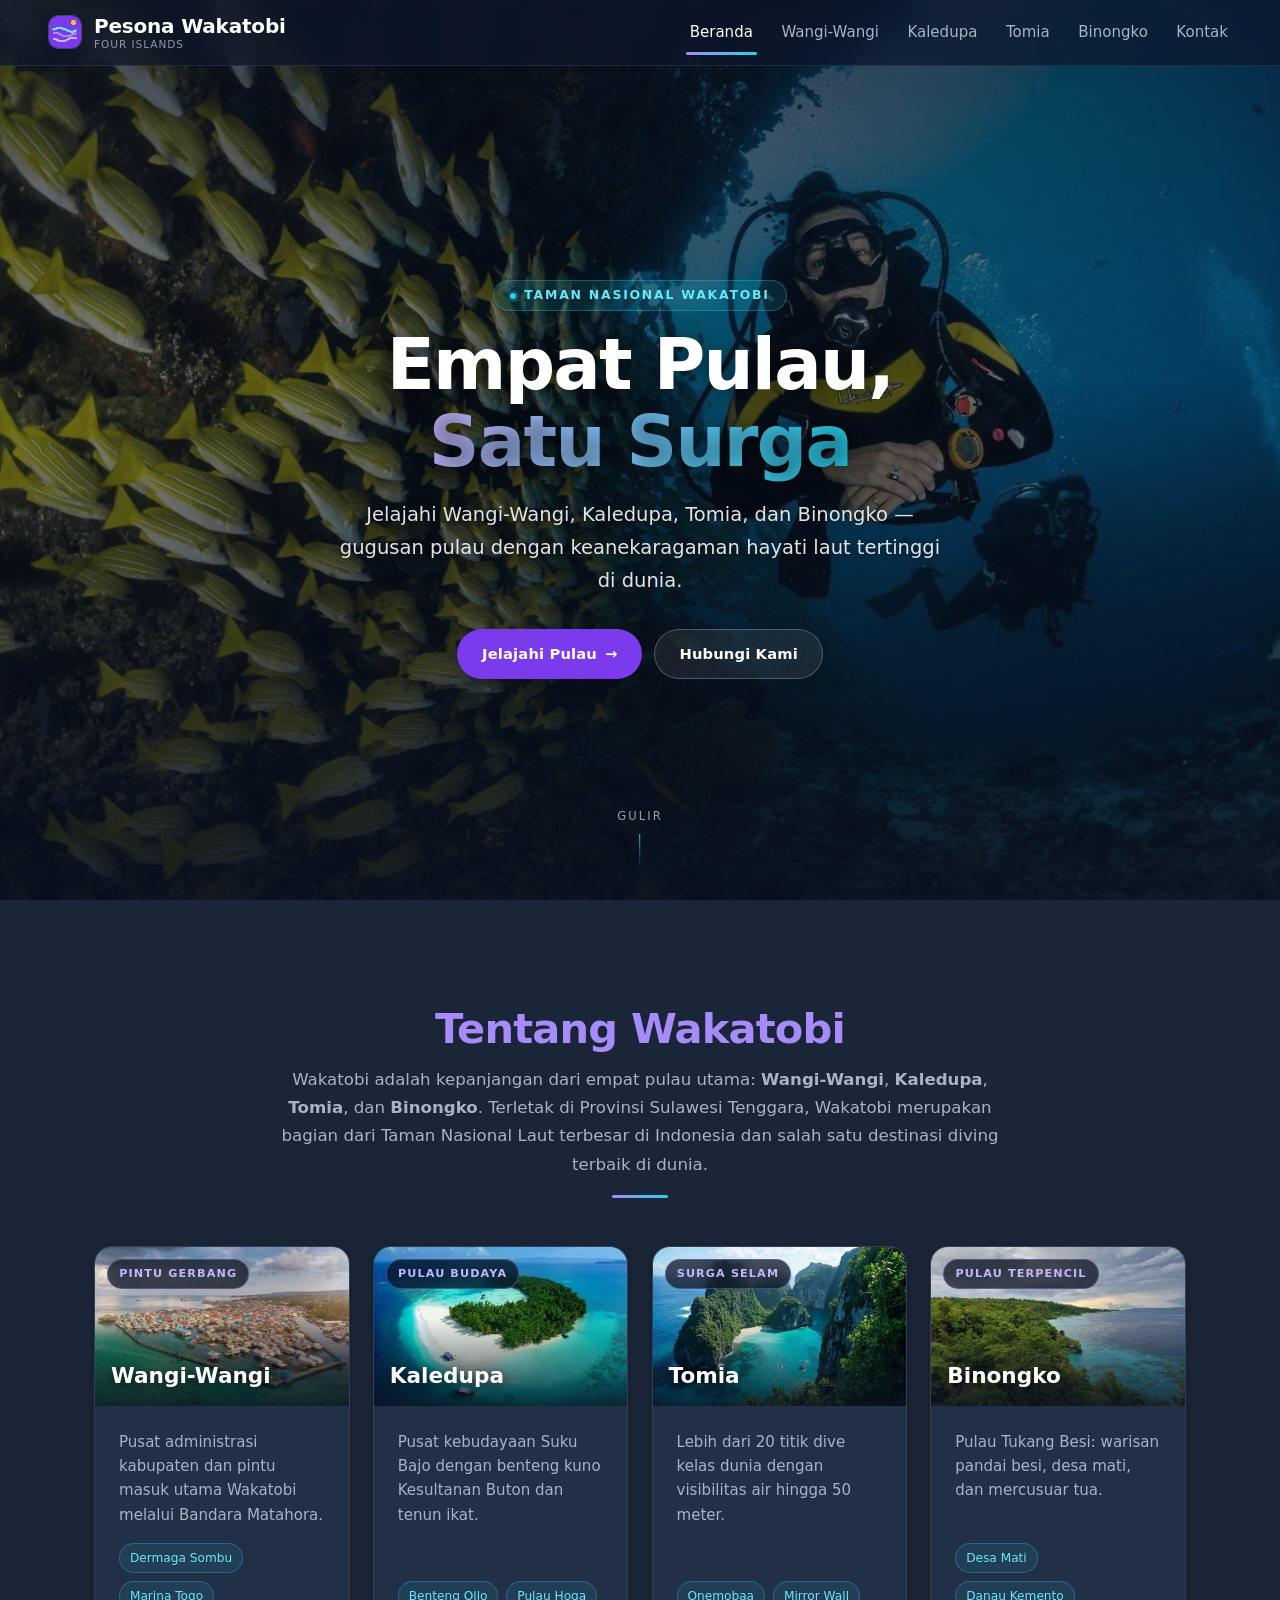
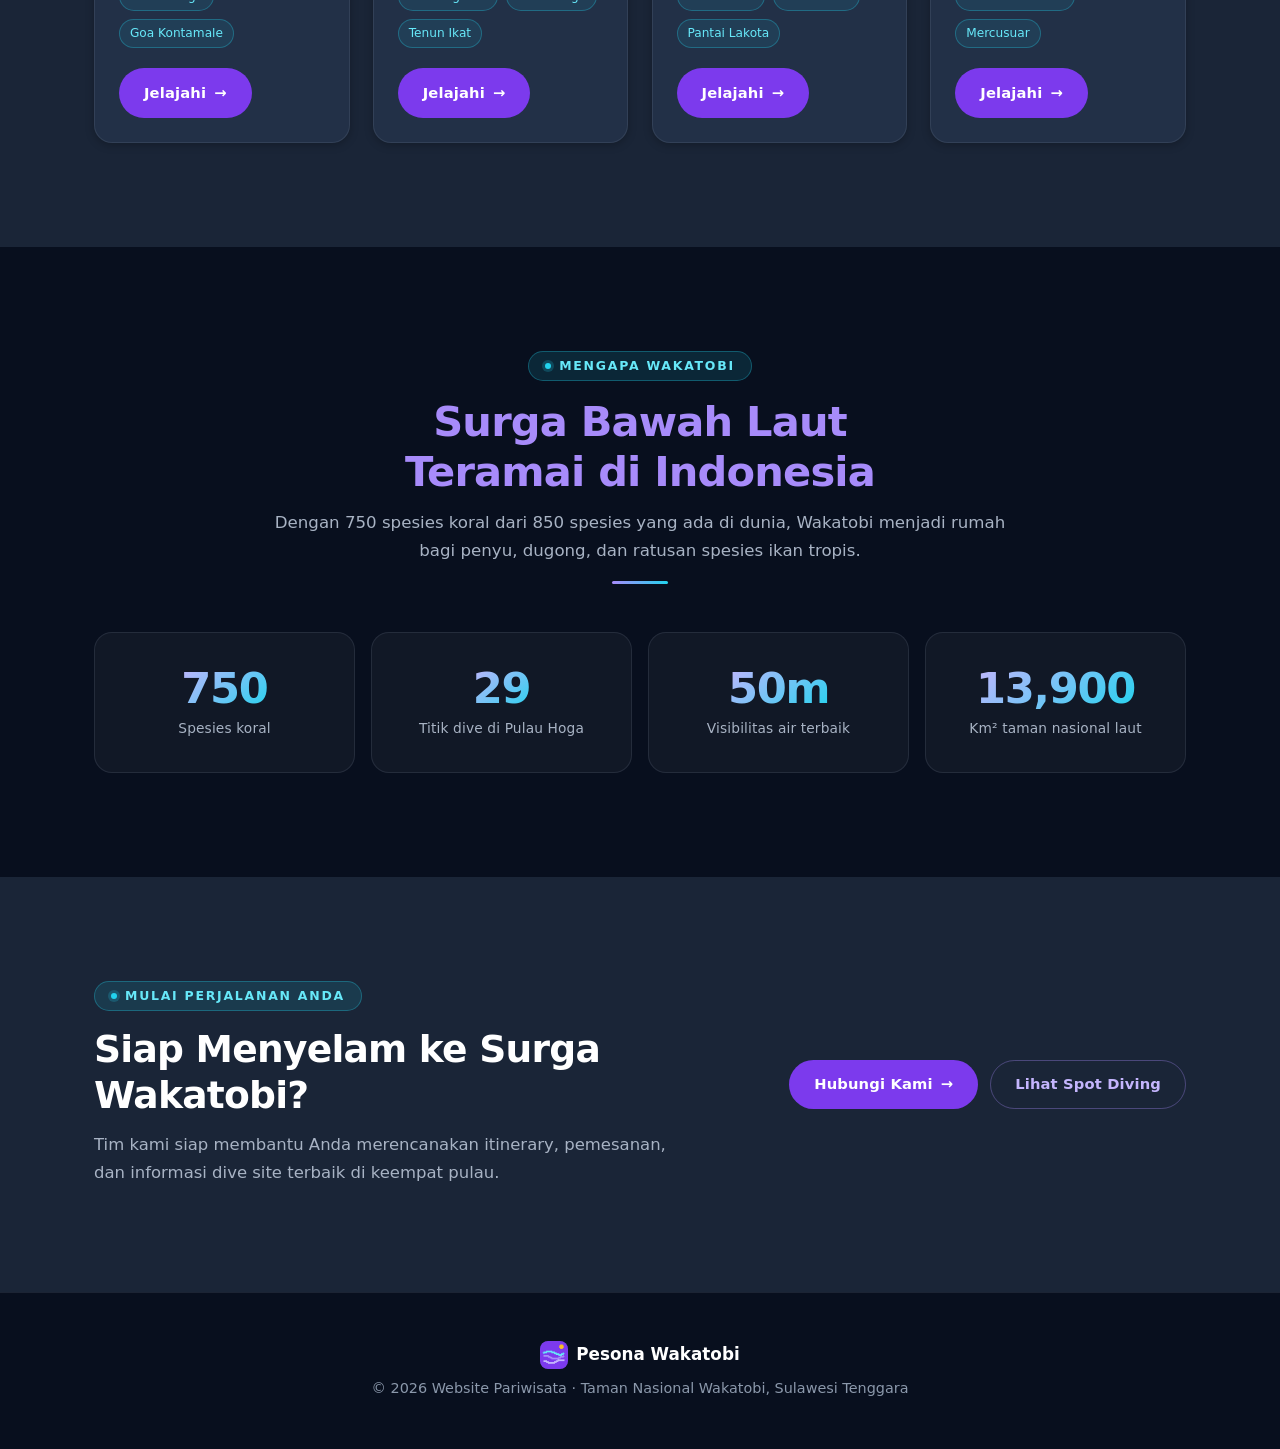
<file: index.html>
<!DOCTYPE html>
<html lang="id" class="no-js">
<head>
  <meta charset="UTF-8" />
  <meta name="viewport" content="width=device-width, initial-scale=1.0" />
  <title>Pesona Wakatobi — Destinasi Wisata Four Islands, Sulawesi Tenggara</title>
  <meta name="description" content="Panduan lengkap wisata Wakatobi: jelajahi Pulau Wangi-Wangi, Kaledupa, Tomia, dan Binongko. Temukan snorkeling, dive site kelas dunia, benteng bersejarah, dan budaya unik Sulawesi Tenggara." />
  <meta name="author" content="Pesona Wakatobi" />
  <meta name="theme-color" content="#080f1e" />

  <meta property="og:type" content="website" />
  <meta property="og:locale" content="id_ID" />
  <meta property="og:site_name" content="Pesona Wakatobi" />
  <meta property="og:title" content="Pesona Wakatobi — Destinasi Wisata Four Islands" />
  <meta property="og:description" content="Surga bawah laut Indonesia: jelajahi empat pulau utama Wakatobi bersama panduan destinasi dan spot snorkeling terbaik." />
  <meta property="og:image" content="img/hero-wakatobi.jpg" />
  <meta name="twitter:card" content="summary_large_image" />

  <link rel="icon" href="img/favicon-32.png" sizes="32x32" />
  <link rel="apple-touch-icon" href="img/favicon-180.png" />
  <link rel="stylesheet" href="css/style.css" />

  <script>document.documentElement.classList.remove('no-js');</script>
</head>
<body>
  <a class="skip-link" href="#main">Lewati ke konten utama</a>

  <!-- Navbar -->
  <nav class="navbar" aria-label="Navigasi utama">
    <a href="index.html" class="navbar-brand">
      <span class="logo"><img src="img/favicon-32.png" alt="" width="32" height="32" /></span>
      <span class="brand-text">Pesona Wakatobi<small>Four Islands</small></span>
    </a>
    <button class="hamburger" id="hamburger" aria-expanded="false" aria-controls="navLinks" aria-label="Buka menu navigasi">
      <span></span>
      <span></span>
      <span></span>
    </button>
    <div class="nav-links" id="navLinks">
      <a href="index.html" aria-current="page">Beranda</a>
      <a href="wangi-wangi.html">Wangi-Wangi</a>
      <a href="kaledupa.html">Kaledupa</a>
      <a href="tomia.html">Tomia</a>
      <a href="binongko.html">Binongko</a>
      <a href="kontak.html">Kontak</a>
    </div>
  </nav>

  <main id="main">
    <!-- Hero -->
    <section class="hero" style="background-image: url('img/hero-wakatobi.jpg');">
      <div class="hero__content">
        <span class="eyebrow">Taman Nasional Wakatobi</span>
        <h1>Empat Pulau, <span class="accent">Satu Surga</span></h1>
        <p>
          Jelajahi Wangi-Wangi, Kaledupa, Tomia, dan Binongko — gugusan pulau
          dengan keanekaragaman hayati laut tertinggi di dunia.
        </p>
        <div class="hero__actions">
          <a href="#islands" class="btn">Jelajahi Pulau
            <span class="btn__arrow" aria-hidden="true">&rarr;</span>
          </a>
          <a href="kontak.html" class="btn btn--ghost">Hubungi Kami</a>
        </div>
      </div>
      <span class="scroll-hint" aria-hidden="true">Gulir</span>
    </section>

    <!-- Intro -->
    <section class="section section--alt">
      <div class="container">
        <div class="section-head section-head--narrow">
          <h2>Tentang Wakatobi</h2>
          <p>
            Wakatobi adalah kepanjangan dari empat pulau utama: <strong>Wangi-Wangi</strong>,
            <strong>Kaledupa</strong>, <strong>Tomia</strong>, dan <strong>Binongko</strong>.
            Terletak di Provinsi Sulawesi Tenggara, Wakatobi merupakan bagian dari Taman Nasional
            Laut terbesar di Indonesia dan salah satu destinasi diving terbaik di dunia.
          </p>
        </div>

        <!-- Islands -->
        <div class="islands" id="islands">
          <!-- Wangi-Wangi -->
          <article class="island-card">
            <div class="island-card__media">
              <span class="island-card__badge">Pintu Gerbang</span>
              <img src="img/wangi-hero.jpg" alt="Dermaga dan pantai Pulau Wangi-Wangi di Wakatobi" class="island-img" width="1200" height="800" loading="lazy" decoding="async" />
              <span class="island-card__title-over">Wangi-Wangi</span>
            </div>
            <div class="island-content">
              <p>Pusat administrasi kabupaten dan pintu masuk utama Wakatobi melalui Bandara Matahora.</p>
              <ul class="tags">
                <li>Dermaga Sombu</li>
                <li>Marina Togo</li>
                <li>Goa Kontamale</li>
              </ul>
              <a href="wangi-wangi.html" class="btn">Jelajahi
                <span class="btn__arrow" aria-hidden="true">&rarr;</span>
              </a>
            </div>
          </article>

          <!-- Kaledupa -->
          <article class="island-card">
            <div class="island-card__media">
              <span class="island-card__badge">Pulau Budaya</span>
              <img src="img/pulau-hoga.jpg" alt="Pulau Hoga di dekat Pulau Kaledupa dengan pantai pasir putih" class="island-img" width="900" height="600" loading="lazy" decoding="async" />
              <span class="island-card__title-over">Kaledupa</span>
            </div>
            <div class="island-content">
              <p>Pusat kebudayaan Suku Bajo dengan benteng kuno Kesultanan Buton dan tenun ikat.</p>
              <ul class="tags">
                <li>Benteng Ollo</li>
                <li>Pulau Hoga</li>
                <li>Tenun Ikat</li>
              </ul>
              <a href="kaledupa.html" class="btn">Jelajahi
                <span class="btn__arrow" aria-hidden="true">&rarr;</span>
              </a>
            </div>
          </article>

          <!-- Tomia -->
          <article class="island-card">
            <div class="island-card__media">
              <span class="island-card__badge">Surga Selam</span>
              <img src="img/tadu-sangia.jpg" alt="Tebing karst Tadu Sangia di Pulau Tomia" class="island-img" width="900" height="600" loading="lazy" decoding="async" />
              <span class="island-card__title-over">Tomia</span>
            </div>
            <div class="island-content">
              <p>Lebih dari 20 titik dive kelas dunia dengan visibilitas air hingga 50 meter.</p>
              <ul class="tags">
                <li>Onemobaa</li>
                <li>Mirror Wall</li>
                <li>Pantai Lakota</li>
              </ul>
              <a href="tomia.html" class="btn">Jelajahi
                <span class="btn__arrow" aria-hidden="true">&rarr;</span>
              </a>
            </div>
          </article>

          <!-- Binongko -->
          <article class="island-card">
            <div class="island-card__media">
              <span class="island-card__badge">Pulau Terpencil</span>
              <img src="img/ampombero.jpg" alt="Tebing Ampombero menghadap lautan biru luas" class="island-img" width="555" height="416" loading="lazy" decoding="async" />
              <span class="island-card__title-over">Binongko</span>
            </div>
            <div class="island-content">
              <p>Pulau Tukang Besi: warisan pandai besi, desa mati, dan mercusuar tua.</p>
              <ul class="tags">
                <li>Desa Mati</li>
                <li>Danau Kemento</li>
                <li>Mercusuar</li>
              </ul>
              <a href="binongko.html" class="btn">Jelajahi
                <span class="btn__arrow" aria-hidden="true">&rarr;</span>
              </a>
            </div>
          </article>
        </div>
      </div>
    </section>

    <!-- Statistik -->
    <section class="section section--deep">
      <div class="container">
        <div class="section-head">
          <span class="eyebrow">Mengapa Wakatobi</span>
          <h2>Surga Bawah Laut Teramai di Indonesia</h2>
          <p>
            Dengan 750 spesies koral dari 850 spesies yang ada di dunia, Wakatobi
            menjadi rumah bagi penyu, dugong, dan ratusan spesies ikan tropis.
          </p>
        </div>

        <div class="stats">
          <div class="stat">
            <span class="stat__num">750</span>
            <span class="stat__label">Spesies koral</span>
          </div>
          <div class="stat">
            <span class="stat__num">29</span>
            <span class="stat__label">Titik dive di Pulau Hoga</span>
          </div>
          <div class="stat">
            <span class="stat__num">50m</span>
            <span class="stat__label">Visibilitas air terbaik</span>
          </div>
          <div class="stat">
            <span class="stat__num">13,900</span>
            <span class="stat__label">Km&sup2; taman nasional laut</span>
          </div>
        </div>
      </div>
    </section>

    <!-- CTA -->
    <section class="section section--alt cta">
      <div class="container cta__inner">
        <div class="cta__text">
          <span class="eyebrow">Mulai Perjalanan Anda</span>
          <h2>Siap Menyelam ke Surga Wakatobi?</h2>
          <p>
            Tim kami siap membantu Anda merencanakan itinerary, pemesanan,
            dan informasi dive site terbaik di keempat pulau.
          </p>
        </div>
        <div class="cta__actions">
          <a href="kontak.html" class="btn">Hubungi Kami
            <span class="btn__arrow" aria-hidden="true">&rarr;</span>
          </a>
          <a href="tomia.html" class="btn btn--outline">Lihat Spot Diving</a>
        </div>
      </div>
    </section>
  </main>

  <footer>
    <div class="footer-brand">
      <span class="logo"><img src="img/favicon-32.png" alt="" width="32" height="32" /></span>
      Pesona Wakatobi
    </div>
    <p>&copy; <span data-year>2026</span> Website Pariwisata &middot; Taman Nasional Wakatobi, Sulawesi Tenggara</p>
  </footer>

  <script src="js/main.js" defer></script>
</body>
</html>
</file>
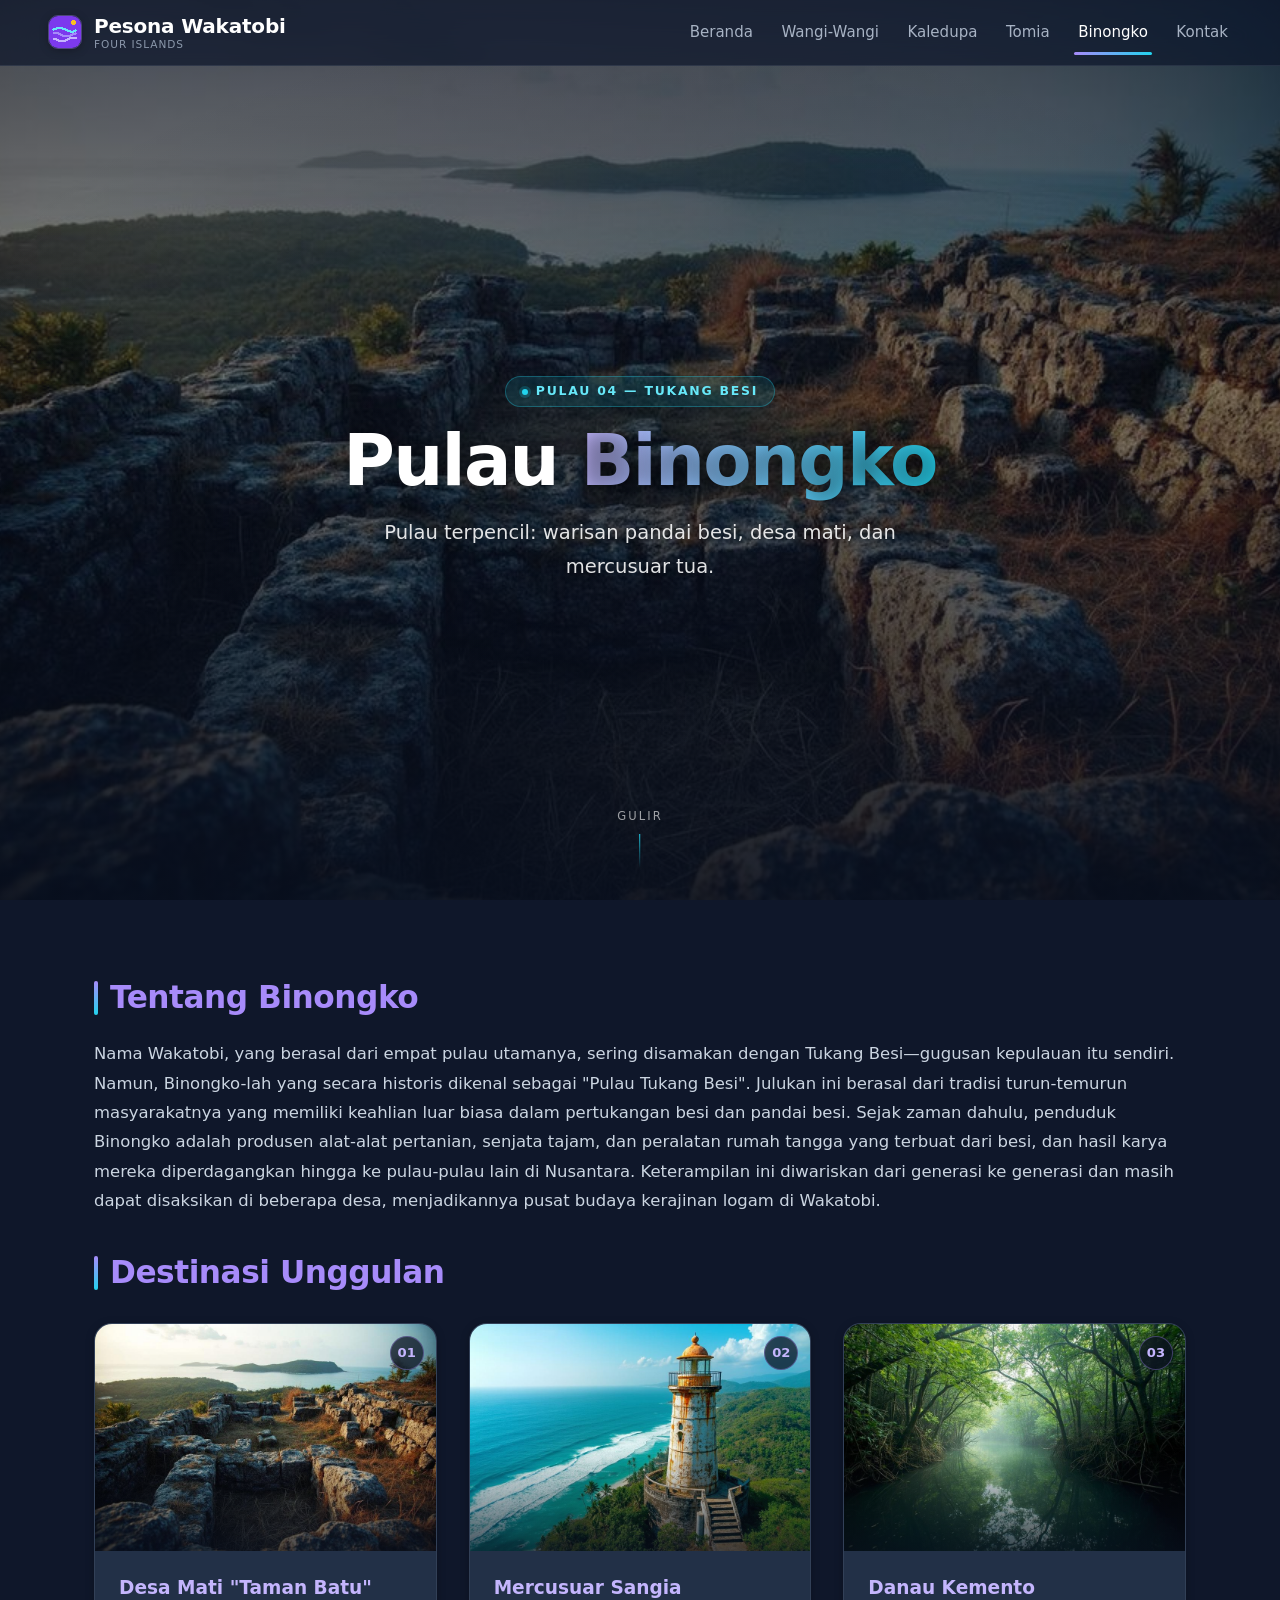
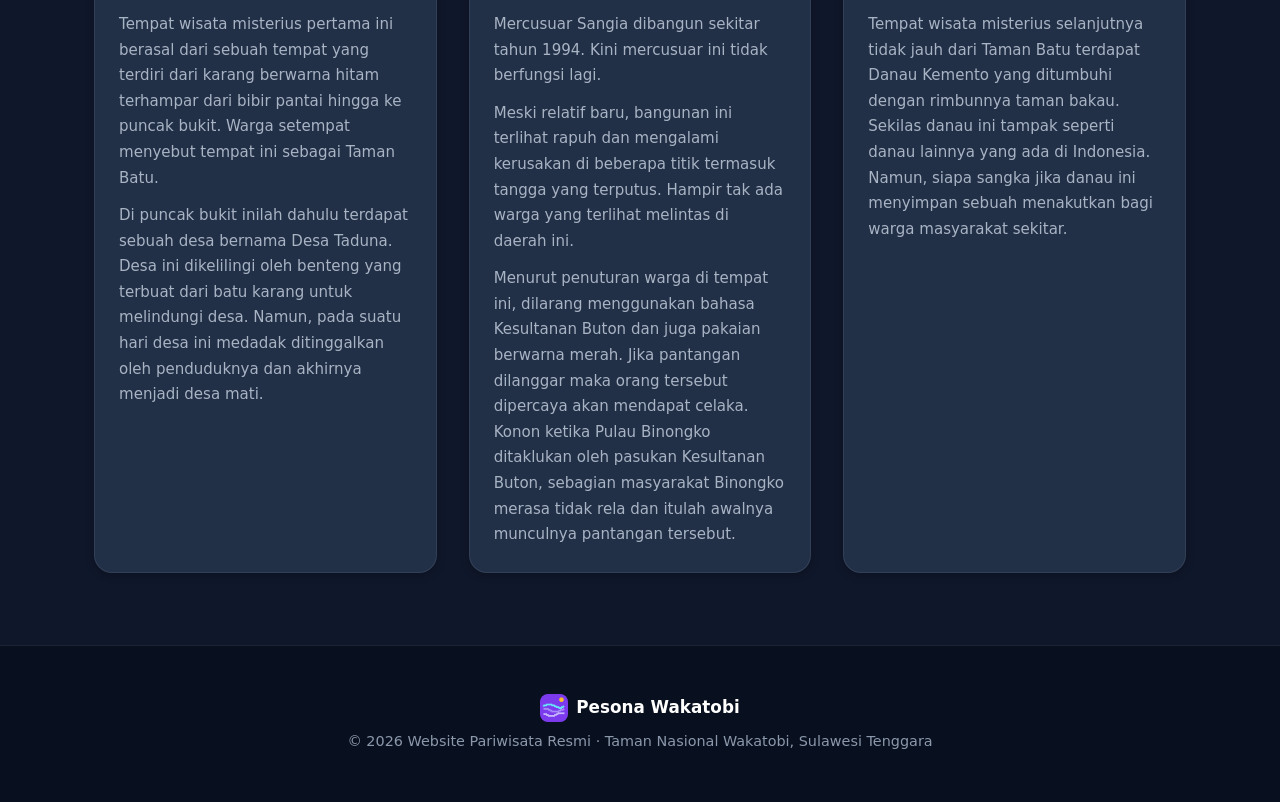
<file: binongko.html>
<!DOCTYPE html>
<html lang="id" class="no-js">
<head>
  <meta charset="UTF-8" />
  <meta name="viewport" content="width=device-width, initial-scale=1.0" />
  <title>Binongko &mdash; Pulau Tukang Besi | Pesona Wakatobi</title>
  <meta name="description" content="Panduan wisata Pulau Binongko di Wakatobi: Desa Mati Taman Batu, Mercusuar Sangia, Danau Kemento, dan warisan pandai besi khas Nusantara." />
  <meta name="author" content="Pesona Wakatobi" />
  <meta name="theme-color" content="#080f1e" />

  <meta property="og:type" content="website" />
  <meta property="og:locale" content="id_ID" />
  <meta property="og:site_name" content="Pesona Wakatobi" />
  <meta property="og:title" content="Binongko &mdash; Pulau Tukang Besi | Pesona Wakatobi" />
  <meta property="og:description" content="Panduan wisata Pulau Binongko di Wakatobi: Desa Mati Taman Batu, Mercusuar Sangia, Danau Kemento, dan warisan pandai besi khas Nusantara." />
  <meta property="og:image" content="img/desa-mati.jpg" />
  <meta name="twitter:card" content="summary_large_image" />

  <link rel="icon" href="img/favicon-32.png" sizes="32x32" />
  <link rel="apple-touch-icon" href="img/favicon-180.png" />
  <link rel="stylesheet" href="css/style.css" />

  <script>document.documentElement.classList.remove('no-js');</script>
</head>
<body>
  <a class="skip-link" href="#main">Lewati ke konten utama</a>

  <nav class="navbar" aria-label="Navigasi utama">
    <a href="index.html" class="navbar-brand">
      <span class="logo"><img src="img/favicon-32.png" alt="" width="32" height="32" /></span>
      <span class="brand-text">Pesona Wakatobi<small>Four Islands</small></span>
    </a>
    <button class="hamburger" id="hamburger" aria-expanded="false" aria-controls="navLinks" aria-label="Buka menu navigasi">
      <span></span>
      <span></span>
      <span></span>
    </button>
    <div class="nav-links" id="navLinks">
      <a href="index.html">Beranda</a>
      <a href="wangi-wangi.html">Wangi-Wangi</a>
      <a href="kaledupa.html">Kaledupa</a>
      <a href="tomia.html">Tomia</a>
      <a href="binongko.html" aria-current="page">Binongko</a>
      <a href="kontak.html">Kontak</a>
    </div>
  </nav>
  <main id="main">
    <section class="hero hero--short" style="background-image: url('img/desa-mati.jpg');">
      <div class="hero__content">
        <span class="eyebrow">Pulau 04 &mdash; Tukang Besi</span>
        <h1>Pulau <span class="accent">Binongko</span></h1>
        <p>Pulau terpencil: warisan pandai besi, desa mati, dan mercusuar tua.</p>
      </div>
      <span class="scroll-hint" aria-hidden="true">Gulir</span>
    </section>

    <div class="content container">
      <h2>Tentang Binongko</h2>
      <p>
        Nama Wakatobi, yang berasal dari empat pulau utamanya, sering disamakan dengan Tukang Besi&mdash;gugusan kepulauan itu sendiri. Namun, Binongko-lah yang secara historis dikenal sebagai &quot;Pulau Tukang Besi&quot;. Julukan ini berasal dari tradisi turun-temurun masyarakatnya yang memiliki keahlian luar biasa dalam pertukangan besi dan pandai besi. Sejak zaman dahulu, penduduk Binongko adalah produsen alat-alat pertanian, senjata tajam, dan peralatan rumah tangga yang terbuat dari besi, dan hasil karya mereka diperdagangkan hingga ke pulau-pulau lain di Nusantara. Keterampilan ini diwariskan dari generasi ke generasi dan masih dapat disaksikan di beberapa desa, menjadikannya pusat budaya kerajinan logam di Wakatobi.
      </p>

      <h2>Destinasi Unggulan</h2>
    <div class="destinations">
      <article class="dest-card">
        <div class="dest-card__media">
          <img src="img/desa-mati.jpg" alt="Reruntuhan batu karang Taman Batu di Desa Mati, Pulau Binongko" width="900" height="600" loading="lazy" decoding="async" />
        </div>
        <div class="desc">
          <h3>Desa Mati &quot;Taman Batu&quot;</h3>
          <p>Tempat wisata misterius pertama ini berasal dari sebuah tempat yang terdiri dari karang berwarna hitam terhampar dari bibir pantai hingga ke puncak bukit. Warga setempat menyebut tempat ini sebagai Taman Batu.</p>
          <p>Di puncak bukit inilah dahulu terdapat sebuah desa bernama Desa Taduna. Desa ini dikelilingi oleh benteng yang terbuat dari batu karang untuk melindungi desa. Namun, pada suatu hari desa ini medadak ditinggalkan oleh penduduknya dan akhirnya menjadi desa mati.</p>
        </div>
      </article>
      <article class="dest-card">
        <div class="dest-card__media">
          <img src="img/mercusuar-sangia.jpg" alt="Mercusuar Sangia di Pulau Binongko" width="900" height="600" loading="lazy" decoding="async" />
        </div>
        <div class="desc">
          <h3>Mercusuar Sangia</h3>
          <p>Mercusuar Sangia dibangun sekitar tahun 1994. Kini mercusuar ini tidak berfungsi lagi.</p>
          <p>Meski relatif baru, bangunan ini terlihat rapuh dan mengalami kerusakan di beberapa titik termasuk tangga yang terputus. Hampir tak ada warga yang terlihat melintas di daerah ini.</p>
          <p>Menurut penuturan warga di tempat ini, dilarang menggunakan bahasa Kesultanan Buton dan juga pakaian berwarna merah. Jika pantangan dilanggar maka orang tersebut dipercaya akan mendapat celaka. Konon ketika Pulau Binongko ditaklukan oleh pasukan Kesultanan Buton, sebagian masyarakat Binongko merasa tidak rela dan itulah awalnya munculnya pantangan tersebut.</p>
        </div>
      </article>
      <article class="dest-card">
        <div class="dest-card__media">
          <img src="img/danau-kemento.jpg" alt="Danau Kemento yang dikelilingi hutan bakau di Pulau Binongko" width="900" height="600" loading="lazy" decoding="async" />
        </div>
        <div class="desc">
          <h3>Danau Kemento</h3>
          <p>Tempat wisata misterius selanjutnya tidak jauh dari Taman Batu terdapat Danau Kemento yang ditumbuhi dengan rimbunnya taman bakau. Sekilas danau ini tampak seperti danau lainnya yang ada di Indonesia. Namun, siapa sangka jika danau ini menyimpan sebuah menakutkan bagi warga masyarakat sekitar.</p>
        </div>
      </article>
    </div>
    </div>
  </main>

  <footer>
    <div class="footer-brand">
      <span class="logo"><img src="img/favicon-32.png" alt="" width="32" height="32" /></span>
      Pesona Wakatobi
    </div>
    <p>&copy; <span data-year>2026</span> Website Pariwisata Resmi &middot; Taman Nasional Wakatobi, Sulawesi Tenggara</p>
  </footer>

  <script src="js/main.js" defer></script>
</body>
</html>
</file>
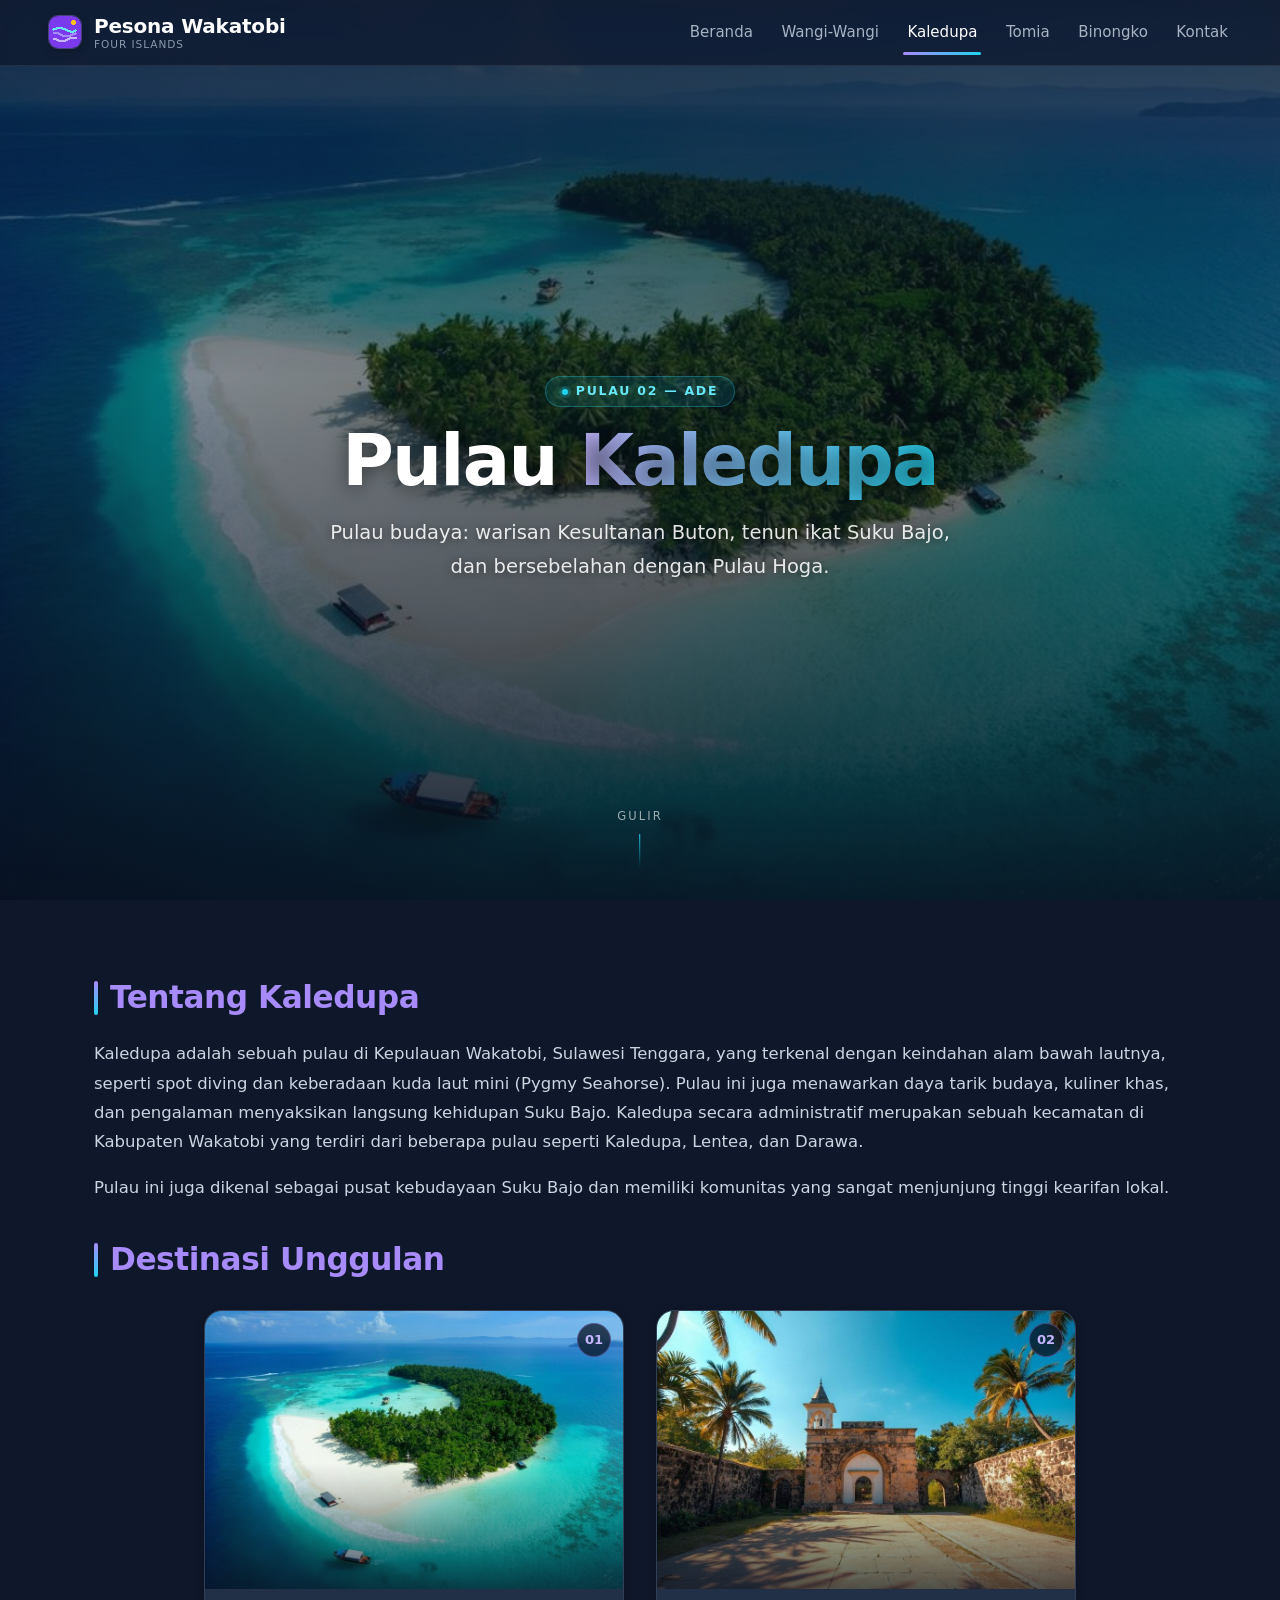
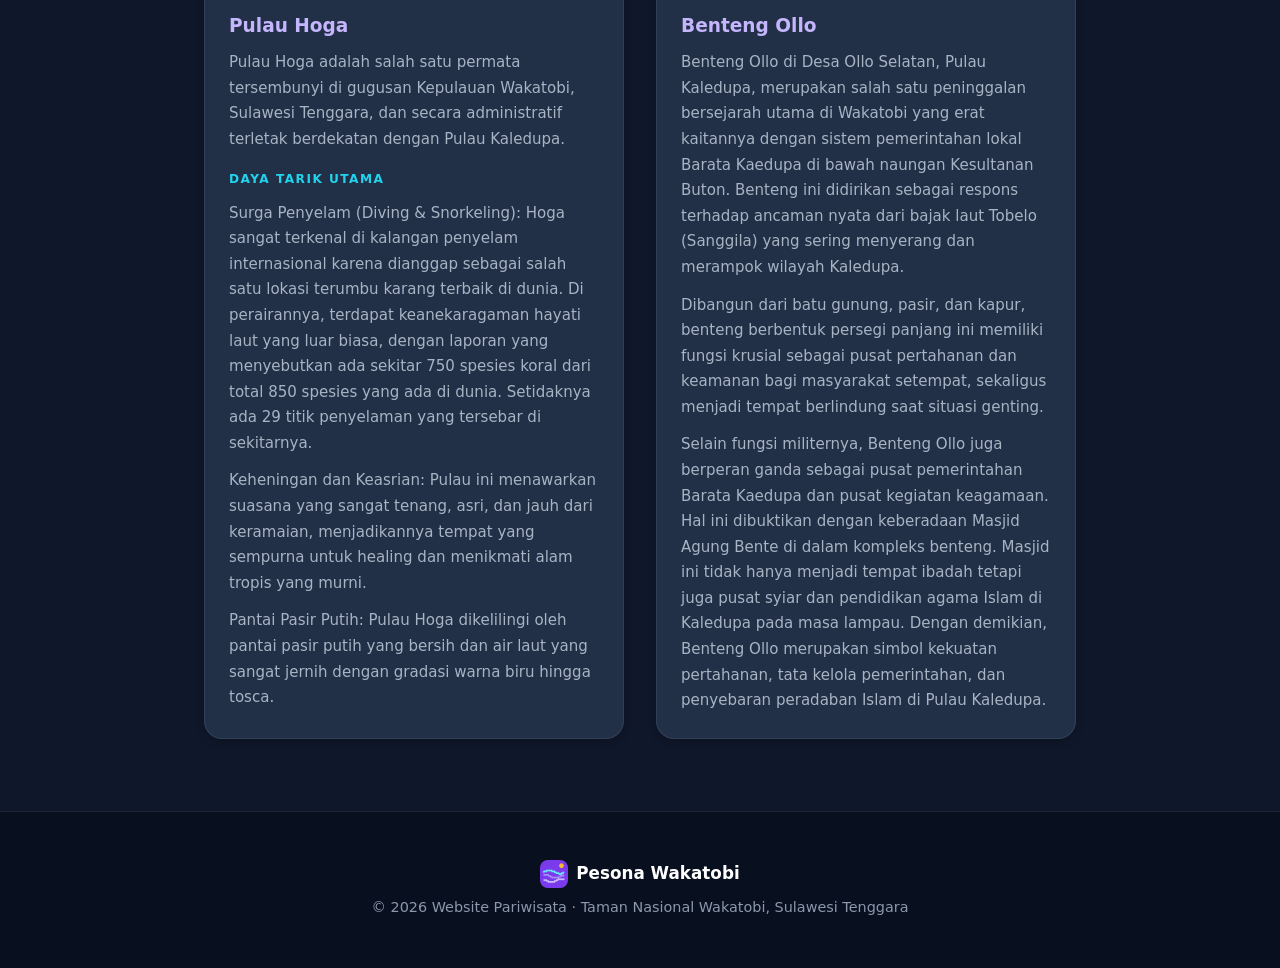
<file: kaledupa.html>
<!DOCTYPE html>
<html lang="id" class="no-js">
<head>
  <meta charset="UTF-8" />
  <meta name="viewport" content="width=device-width, initial-scale=1.0" />
  <title>Kaledupa &mdash; Pulau Budaya Wakatobi | Pesona Wakatobi</title>
  <meta name="description" content="Panduan wisata Pulau Kaledupa di Wakatobi: Pulau Hoga dengan dive site kelas dunia, Benteng Ollo, warisan Kesultanan Buton, dan budaya Suku Bajo." />
  <meta name="author" content="Pesona Wakatobi" />
  <meta name="theme-color" content="#080f1e" />

  <meta property="og:type" content="website" />
  <meta property="og:locale" content="id_ID" />
  <meta property="og:site_name" content="Pesona Wakatobi" />
  <meta property="og:title" content="Kaledupa &mdash; Pulau Budaya Wakatobi | Pesona Wakatobi" />
  <meta property="og:description" content="Panduan wisata Pulau Kaledupa di Wakatobi: Pulau Hoga dengan dive site kelas dunia, Benteng Ollo, warisan Kesultanan Buton, dan budaya Suku Bajo." />
  <meta property="og:image" content="img/pulau-hoga.jpg" />
  <meta name="twitter:card" content="summary_large_image" />

  <link rel="icon" href="img/favicon-32.png" sizes="32x32" />
  <link rel="apple-touch-icon" href="img/favicon-180.png" />
  <link rel="stylesheet" href="css/style.css" />

  <script>document.documentElement.classList.remove('no-js');</script>
</head>
<body>
  <a class="skip-link" href="#main">Lewati ke konten utama</a>

  <nav class="navbar" aria-label="Navigasi utama">
    <a href="index.html" class="navbar-brand">
      <span class="logo"><img src="img/favicon-32.png" alt="" width="32" height="32" /></span>
      <span class="brand-text">Pesona Wakatobi<small>Four Islands</small></span>
    </a>
    <button class="hamburger" id="hamburger" aria-expanded="false" aria-controls="navLinks" aria-label="Buka menu navigasi">
      <span></span>
      <span></span>
      <span></span>
    </button>
    <div class="nav-links" id="navLinks">
      <a href="index.html">Beranda</a>
      <a href="wangi-wangi.html">Wangi-Wangi</a>
      <a href="kaledupa.html" aria-current="page">Kaledupa</a>
      <a href="tomia.html">Tomia</a>
      <a href="binongko.html">Binongko</a>
      <a href="kontak.html">Kontak</a>
    </div>
  </nav>
  <main id="main">
    <section class="hero hero--short" style="background-image: url('img/pulau-hoga.jpg');">
      <div class="hero__content">
        <span class="eyebrow">Pulau 02 &mdash; Ade</span>
        <h1>Pulau <span class="accent">Kaledupa</span></h1>
        <p>Pulau budaya: warisan Kesultanan Buton, tenun ikat Suku Bajo, dan bersebelahan dengan Pulau Hoga.</p>
      </div>
      <span class="scroll-hint" aria-hidden="true">Gulir</span>
    </section>

    <div class="content container">
      <h2>Tentang Kaledupa</h2>
      <p>
        Kaledupa adalah sebuah pulau di Kepulauan Wakatobi, Sulawesi Tenggara, yang terkenal dengan keindahan alam bawah lautnya, seperti spot diving dan keberadaan kuda laut mini (Pygmy Seahorse). Pulau ini juga menawarkan daya tarik budaya, kuliner khas, dan pengalaman menyaksikan langsung kehidupan Suku Bajo. Kaledupa secara administratif merupakan sebuah kecamatan di Kabupaten Wakatobi yang terdiri dari beberapa pulau seperti Kaledupa, Lentea, dan Darawa.
      </p>
      <p>
        Pulau ini juga dikenal sebagai pusat kebudayaan Suku Bajo dan memiliki komunitas yang sangat menjunjung tinggi kearifan lokal.
      </p>

      <h2>Destinasi Unggulan</h2>
    <div class="destinations">
      <article class="dest-card">
        <div class="dest-card__media">
          <img src="img/pulau-hoga.jpg" alt="Pulau Hoga dengan pantai pasir putih di dekat Pulau Kaledupa" width="900" height="600" loading="lazy" decoding="async" />
        </div>
        <div class="desc">
          <h3>Pulau Hoga</h3>
          <p>Pulau Hoga adalah salah satu permata tersembunyi di gugusan Kepulauan Wakatobi, Sulawesi Tenggara, dan secara administratif terletak berdekatan dengan Pulau Kaledupa.</p>
          <h5>Daya Tarik Utama</h5>
          <p>Surga Penyelam (Diving &amp; Snorkeling): Hoga sangat terkenal di kalangan penyelam internasional karena dianggap sebagai salah satu lokasi terumbu karang terbaik di dunia. Di perairannya, terdapat keanekaragaman hayati laut yang luar biasa, dengan laporan yang menyebutkan ada sekitar 750 spesies koral dari total 850 spesies yang ada di dunia. Setidaknya ada 29 titik penyelaman yang tersebar di sekitarnya.</p>
          <p>Keheningan dan Keasrian: Pulau ini menawarkan suasana yang sangat tenang, asri, dan jauh dari keramaian, menjadikannya tempat yang sempurna untuk healing dan menikmati alam tropis yang murni.</p>
          <p>Pantai Pasir Putih: Pulau Hoga dikelilingi oleh pantai pasir putih yang bersih dan air laut yang sangat jernih dengan gradasi warna biru hingga tosca.</p>
        </div>
      </article>
      <article class="dest-card">
        <div class="dest-card__media">
          <img src="img/benteng-ollo.jpg" alt="Benteng batu kuno dengan masjid tua di Lea Kaledupa" width="900" height="600" loading="lazy" decoding="async" />
        </div>
        <div class="desc">
          <h3>Benteng Ollo</h3>
          <p>Benteng Ollo di Desa Ollo Selatan, Pulau Kaledupa, merupakan salah satu peninggalan bersejarah utama di Wakatobi yang erat kaitannya dengan sistem pemerintahan lokal Barata Kaedupa di bawah naungan Kesultanan Buton. Benteng ini didirikan sebagai respons terhadap ancaman nyata dari bajak laut Tobelo (Sanggila) yang sering menyerang dan merampok wilayah Kaledupa.</p>
          <p>Dibangun dari batu gunung, pasir, dan kapur, benteng berbentuk persegi panjang ini memiliki fungsi krusial sebagai pusat pertahanan dan keamanan bagi masyarakat setempat, sekaligus menjadi tempat berlindung saat situasi genting.</p>
          <p>Selain fungsi militernya, Benteng Ollo juga berperan ganda sebagai pusat pemerintahan Barata Kaedupa dan pusat kegiatan keagamaan. Hal ini dibuktikan dengan keberadaan Masjid Agung Bente di dalam kompleks benteng. Masjid ini tidak hanya menjadi tempat ibadah tetapi juga pusat syiar dan pendidikan agama Islam di Kaledupa pada masa lampau. Dengan demikian, Benteng Ollo merupakan simbol kekuatan pertahanan, tata kelola pemerintahan, dan penyebaran peradaban Islam di Pulau Kaledupa.</p>
        </div>
      </article>
    </div>
    </div>
  </main>

  <footer>
    <div class="footer-brand">
      <span class="logo"><img src="img/favicon-32.png" alt="" width="32" height="32" /></span>
      Pesona Wakatobi
    </div>
    <p>&copy; <span data-year>2026</span> Website Pariwisata &middot; Taman Nasional Wakatobi, Sulawesi Tenggara</p>
  </footer>

  <script src="js/main.js" defer></script>
</body>
</html>
</file>
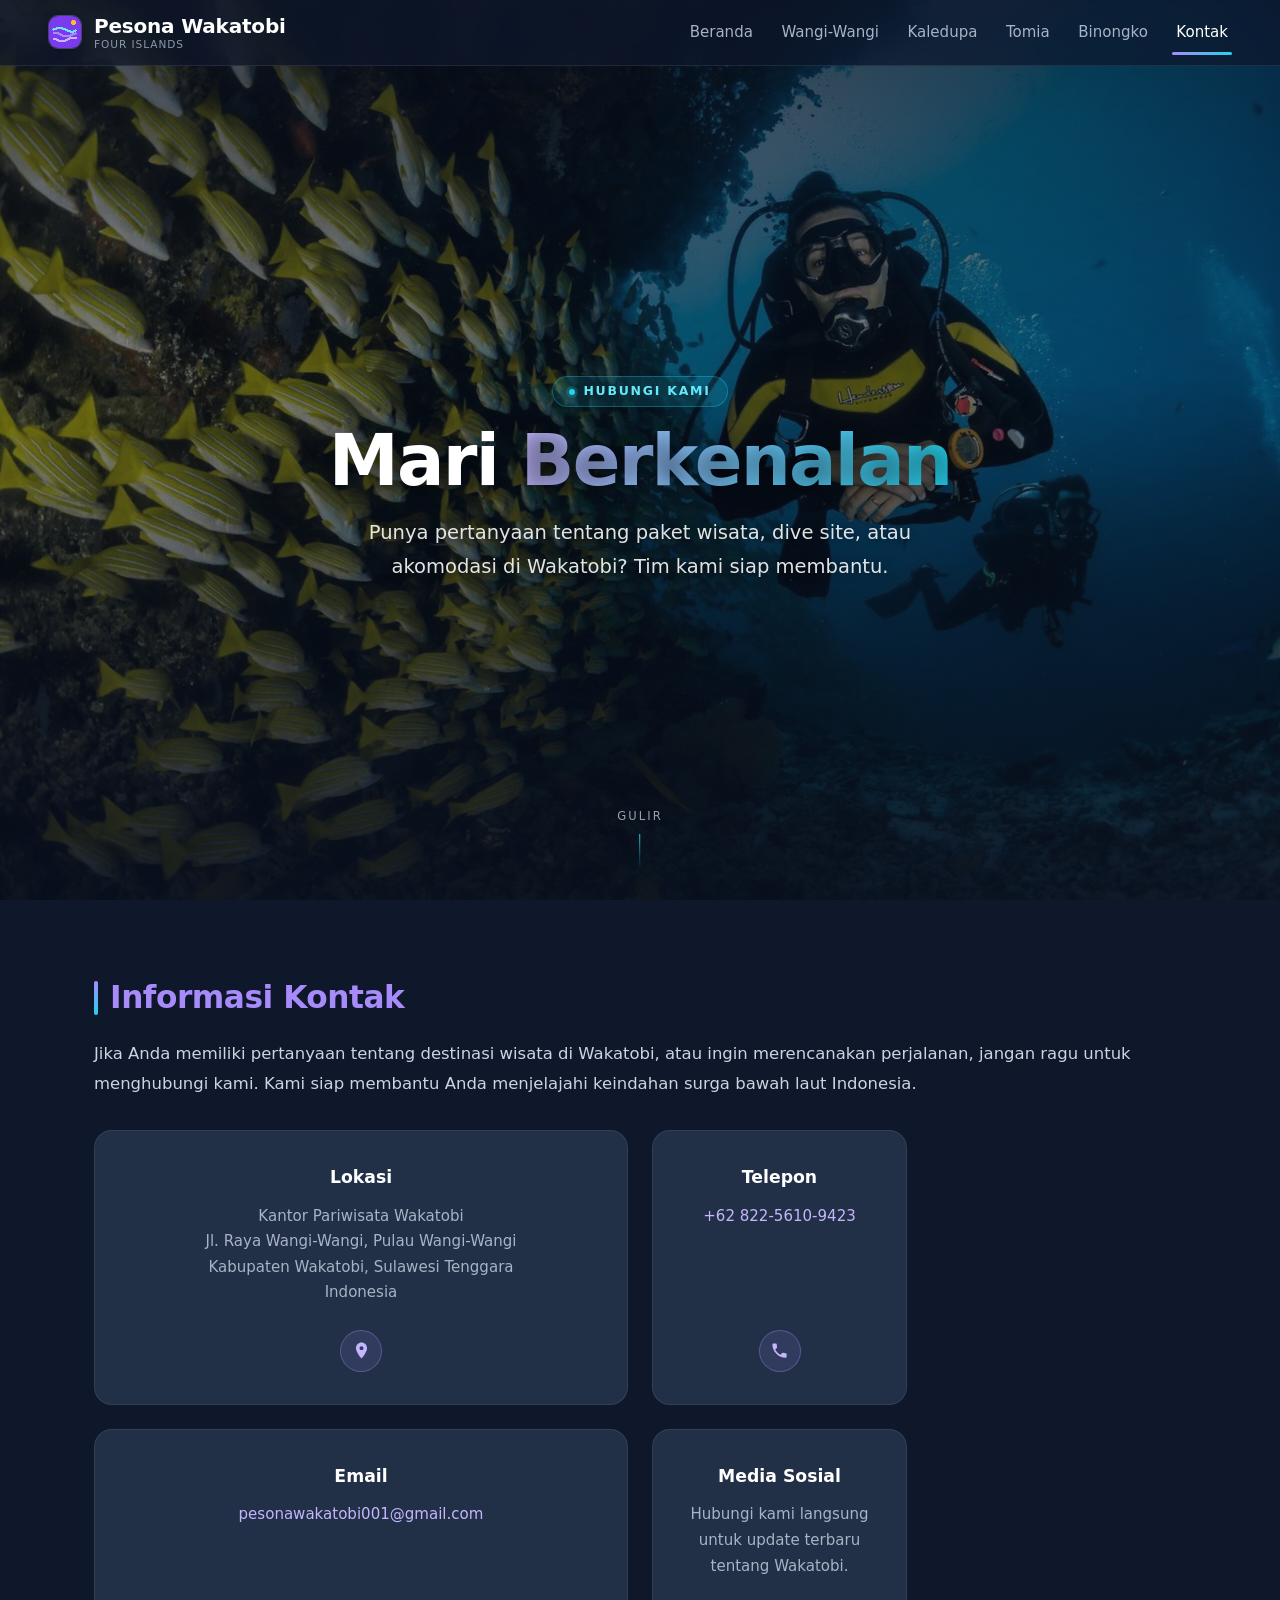
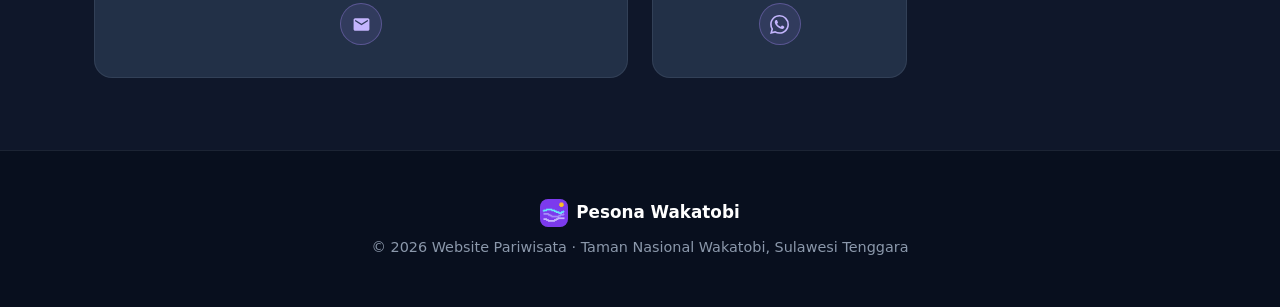
<file: kontak.html>
<!DOCTYPE html>
<html lang="id" class="no-js">
<head>
  <meta charset="UTF-8" />
  <meta name="viewport" content="width=device-width, initial-scale=1.0" />
  <title>Kontak &mdash; Pesona Wakatobi</title>
  <meta name="description" content="Hubungi kantor pariwisata Wakatobi untuk informasi tentang perjalanan, panduan destinasi, dan reservasi." />
  <meta name="author" content="Pesona Wakatobi" />
  <meta name="theme-color" content="#080f1e" />

  <meta property="og:type" content="website" />
  <meta property="og:locale" content="id_ID" />
  <meta property="og:site_name" content="Pesona Wakatobi" />
  <meta property="og:title" content="Kontak &mdash; Pesona Wakatobi" />
  <meta property="og:description" content="Hubungi kantor pariwisata Wakatobi untuk informasi tentang perjalanan, panduan destinasi, dan reservasi." />
  <meta property="og:image" content="img/hero-wakatobi.jpg" />
  <meta name="twitter:card" content="summary_large_image" />

  <link rel="icon" href="img/favicon-32.png" sizes="32x32" />
  <link rel="apple-touch-icon" href="img/favicon-180.png" />
  <link rel="stylesheet" href="css/style.css" />

  <script>document.documentElement.classList.remove('no-js');</script>
</head>
<body>
  <a class="skip-link" href="#main">Lewati ke konten utama</a>

  <nav class="navbar" aria-label="Navigasi utama">
    <a href="index.html" class="navbar-brand">
      <span class="logo"><img src="img/favicon-32.png" alt="" width="32" height="32" /></span>
      <span class="brand-text">Pesona Wakatobi<small>Four Islands</small></span>
    </a>
    <button class="hamburger" id="hamburger" aria-expanded="false" aria-controls="navLinks" aria-label="Buka menu navigasi">
      <span></span>
      <span></span>
      <span></span>
    </button>
    <div class="nav-links" id="navLinks">
      <a href="index.html">Beranda</a>
      <a href="wangi-wangi.html">Wangi-Wangi</a>
      <a href="kaledupa.html">Kaledupa</a>
      <a href="tomia.html">Tomia</a>
      <a href="binongko.html">Binongko</a>
      <a href="kontak.html" aria-current="page">Kontak</a>
    </div>
  </nav>
  <main id="main">
    <section class="hero hero--short" style="background-image: url('img/hero-wakatobi.jpg');">
      <div class="hero__content">
        <span class="eyebrow">Hubungi Kami</span>
        <h1>Mari <span class="accent">Berkenalan</span></h1>
        <p>Punya pertanyaan tentang paket wisata, dive site, atau akomodasi di Wakatobi? Tim kami siap membantu.</p>
      </div>
      <span class="scroll-hint" aria-hidden="true">Gulir</span>
    </section>

    <div class="content container">
      <h2>Informasi Kontak</h2>
      <p>
        Jika Anda memiliki pertanyaan tentang destinasi wisata di Wakatobi, atau ingin merencanakan perjalanan, jangan ragu untuk menghubungi kami. Kami siap membantu Anda menjelajahi keindahan surga bawah laut Indonesia.
      </p>

      <div class="contact-info">
        <div class="contact-card contact-card--wide">
          <h3>Lokasi</h3>
          <p>Kantor Pariwisata Wakatobi<br />Jl. Raya Wangi-Wangi, Pulau Wangi-Wangi<br />Kabupaten Wakatobi, Sulawesi Tenggara<br />Indonesia</p>
          <div class="social-icons">
            <a href="https://maps.google.com/?q=Wakatobi" target="_blank" rel="noopener noreferrer" title="Lokasi di Google Maps" aria-label="Lokasi di Google Maps">
              <svg xmlns="http://www.w3.org/2000/svg" viewBox="0 0 24 24" aria-hidden="true" focusable="false"><path d="M12 2C8.13 2 5 5.13 5 9c0 5.25 7 13 7 13s7-7.75 7-13c0-3.87-3.13-7-7-7zm0 9.5c-1.38 0-2.5-1.12-2.5-2.5s1.12-2.5 2.5-2.5 2.5 1.12 2.5 2.5-1.12 2.5-2.5 2.5z"/></svg>
            </a>
          </div>
        </div>

        <div class="contact-card">
          <h3>Telepon</h3>
          <p><a href="tel:+6282256109423">+62 822-5610-9423</a></p>
          <div class="social-icons">
            <a href="tel:+6282256109423" title="Hubungi via Telepon" aria-label="Hubungi via telepon">
              <svg xmlns="http://www.w3.org/2000/svg" viewBox="0 0 24 24" aria-hidden="true" focusable="false"><path d="M6.62 10.79c1.44 2.83 3.76 5.15 6.59 6.59l2.2-2.2c.27-.27.67-.36 1.02-.24 1.12.37 2.33.57 3.57.57.55 0 1 .45 1 1V20c0 .55-.45 1-1 1-9.39 0-17-7.61-17-17 0-.55.45-1 1-1h3.5c.55 0 1 .45 1 1 0 1.25.2 2.45.57 3.57.11.35.03.74-.25 1.02l-2.2 2.2z"/></svg>
            </a>
          </div>
        </div>

        <div class="contact-card contact-card--wide">
          <h3>Email</h3>
          <p><a href="mailto:pesonawakatobi001@gmail.com">pesonawakatobi001@gmail.com</a></p>
          <div class="social-icons">
            <a href="mailto:pesonawakatobi001@gmail.com" title="Kirim Email" aria-label="Kirim email">
              <svg xmlns="http://www.w3.org/2000/svg" viewBox="0 0 24 24" aria-hidden="true" focusable="false"><path d="M20 4H4c-1.1 0-1.99.9-1.99 2L2 18c0 1.1.9 2 2 2h16c1.1 0 2-.9 2-2V6c0-1.1-.9-2-2-2zm0 4l-8 5-8-5V6l8 5 8-5v2z"/></svg>
            </a>
          </div>
        </div>

        <div class="contact-card">
          <h3>Media Sosial</h3>
          <p>Hubungi kami langsung untuk update terbaru tentang Wakatobi.</p>
          <div class="social-icons">
            <a href="https://wa.me/6282256109423" target="_blank" rel="noopener noreferrer" title="WhatsApp" aria-label="WhatsApp">
              <svg xmlns="http://www.w3.org/2000/svg" viewBox="0 0 24 24" aria-hidden="true" focusable="false"><path d="M17.472 14.382c-.297-.149-1.758-.867-2.03-.967-.273-.099-.471-.148-.67.15-.197.297-.767.966-.94 1.164-.173.199-.347.223-.644.075-.297-.15-1.255-.463-2.39-1.475-.883-.788-1.48-1.761-1.653-2.059-.173-.297-.018-.458.13-.606.134-.133.298-.347.446-.52.149-.174.198-.298.298-.497.099-.198.05-.371-.025-.52-.075-.149-.669-1.612-.916-2.207-.242-.579-.487-.5-.669-.51-.173-.008-.371-.01-.57-.01-.198 0-.52.074-.792.372-.272.297-1.04 1.016-1.04 2.479 0 1.462 1.065 2.875 1.213 3.074.149.198 2.096 3.2 5.077 4.487.709.306 1.262.489 1.694.625.712.227 1.36.195 1.871.118.571-.085 1.758-.719 2.006-1.413.248-.694.248-1.289.173-1.413-.074-.124-.272-.198-.57-.347m-5.421 7.403h-.004a9.87 9.87 0 01-5.031-1.378l-.361-.214-3.741.982.998-3.648-.235-.374a9.86 9.86 0 01-1.51-5.26c.001-5.45 4.436-9.884 9.888-9.884 2.64 0 5.122 1.03 6.988 2.898a9.825 9.825 0 012.893 6.994c-.003 5.45-4.437 9.884-9.885 9.884m8.413-18.297A11.815 11.815 0 0012.05 0C5.495 0 .16 5.335.157 11.892c0 2.096.547 4.142 1.588 5.945L.057 24l6.305-1.654a11.882 11.882 0 005.683 1.448h.005c6.554 0 11.89-5.335 11.893-11.893A11.821 11.821 0 0020.465 3.488"/></svg>
            </a>
          </div>
        </div>
      </div>
    </div>
  </main>

  <footer>
    <div class="footer-brand">
      <span class="logo"><img src="img/favicon-32.png" alt="" width="32" height="32" /></span>
      Pesona Wakatobi
    </div>
    <p>&copy; <span data-year>2026</span> Website Pariwisata &middot; Taman Nasional Wakatobi, Sulawesi Tenggara</p>
  </footer>

  <script src="js/main.js" defer></script>
</body>
</html>
</file>
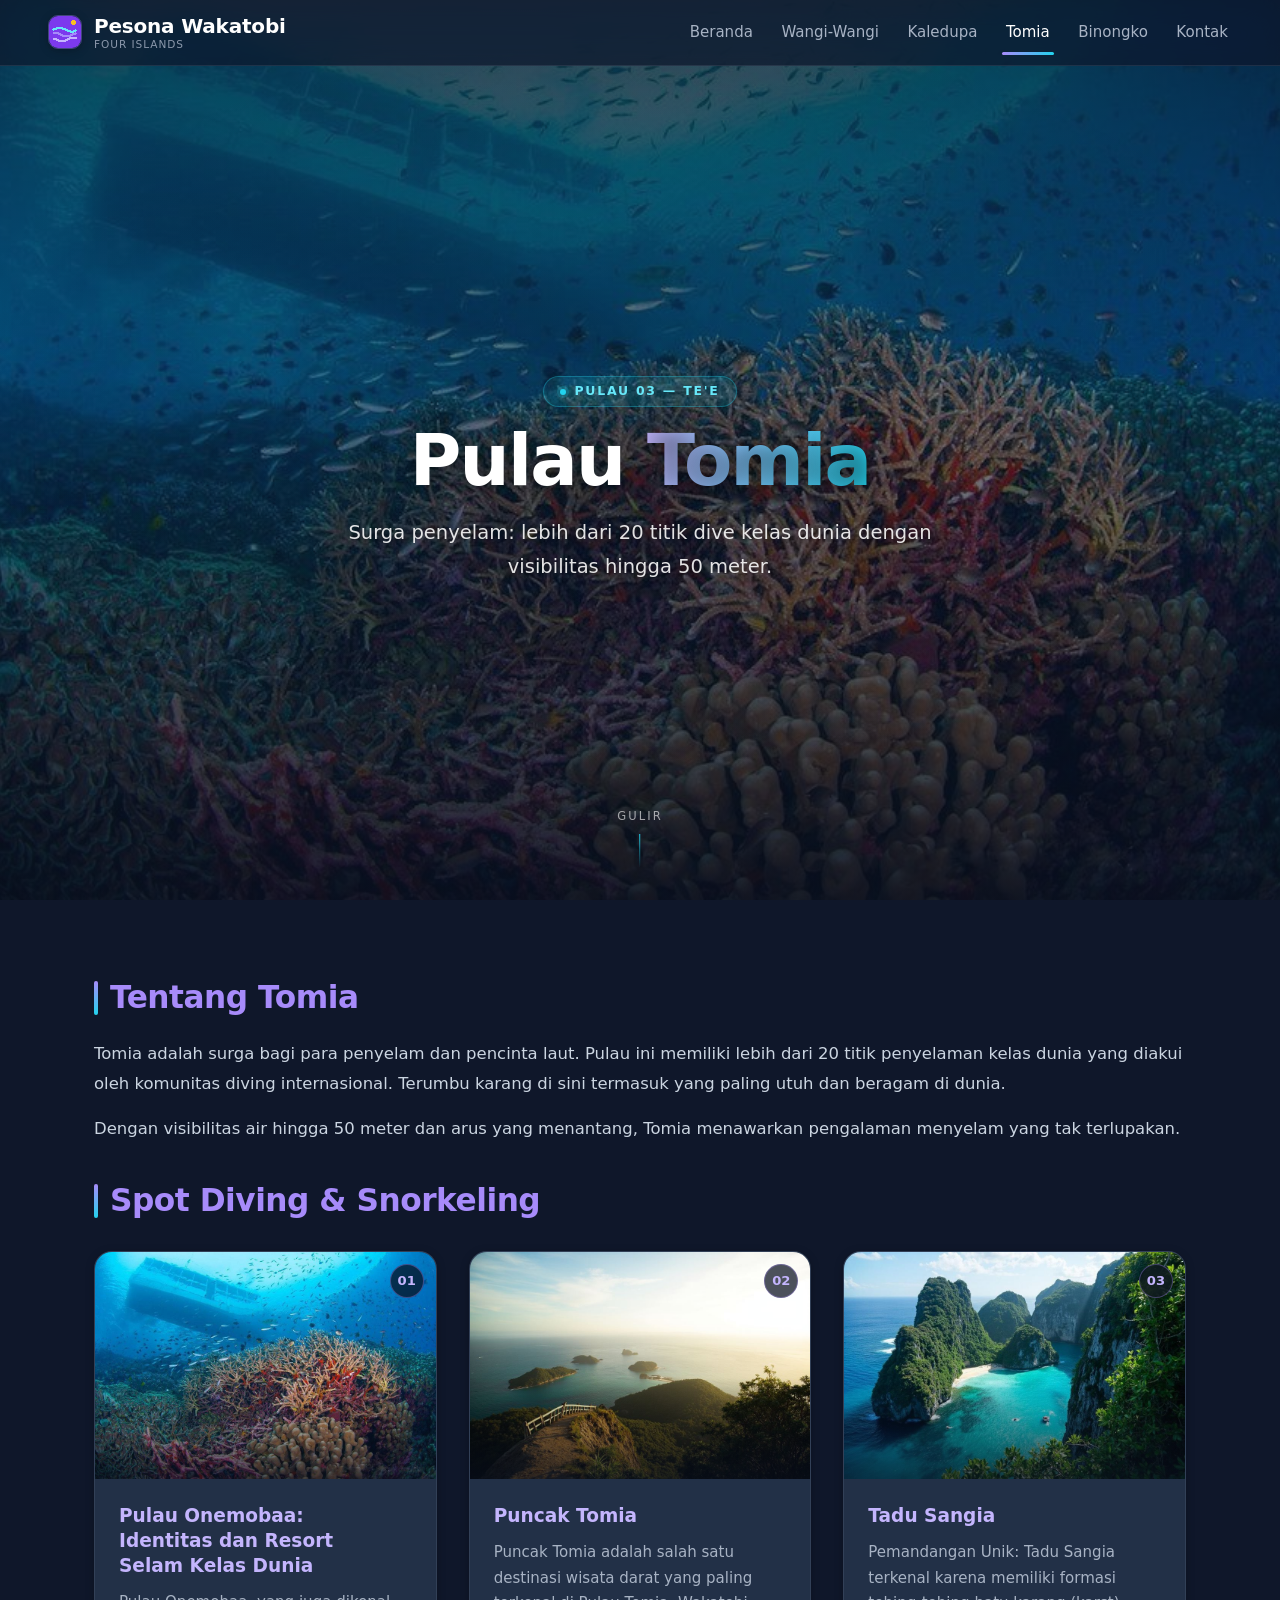
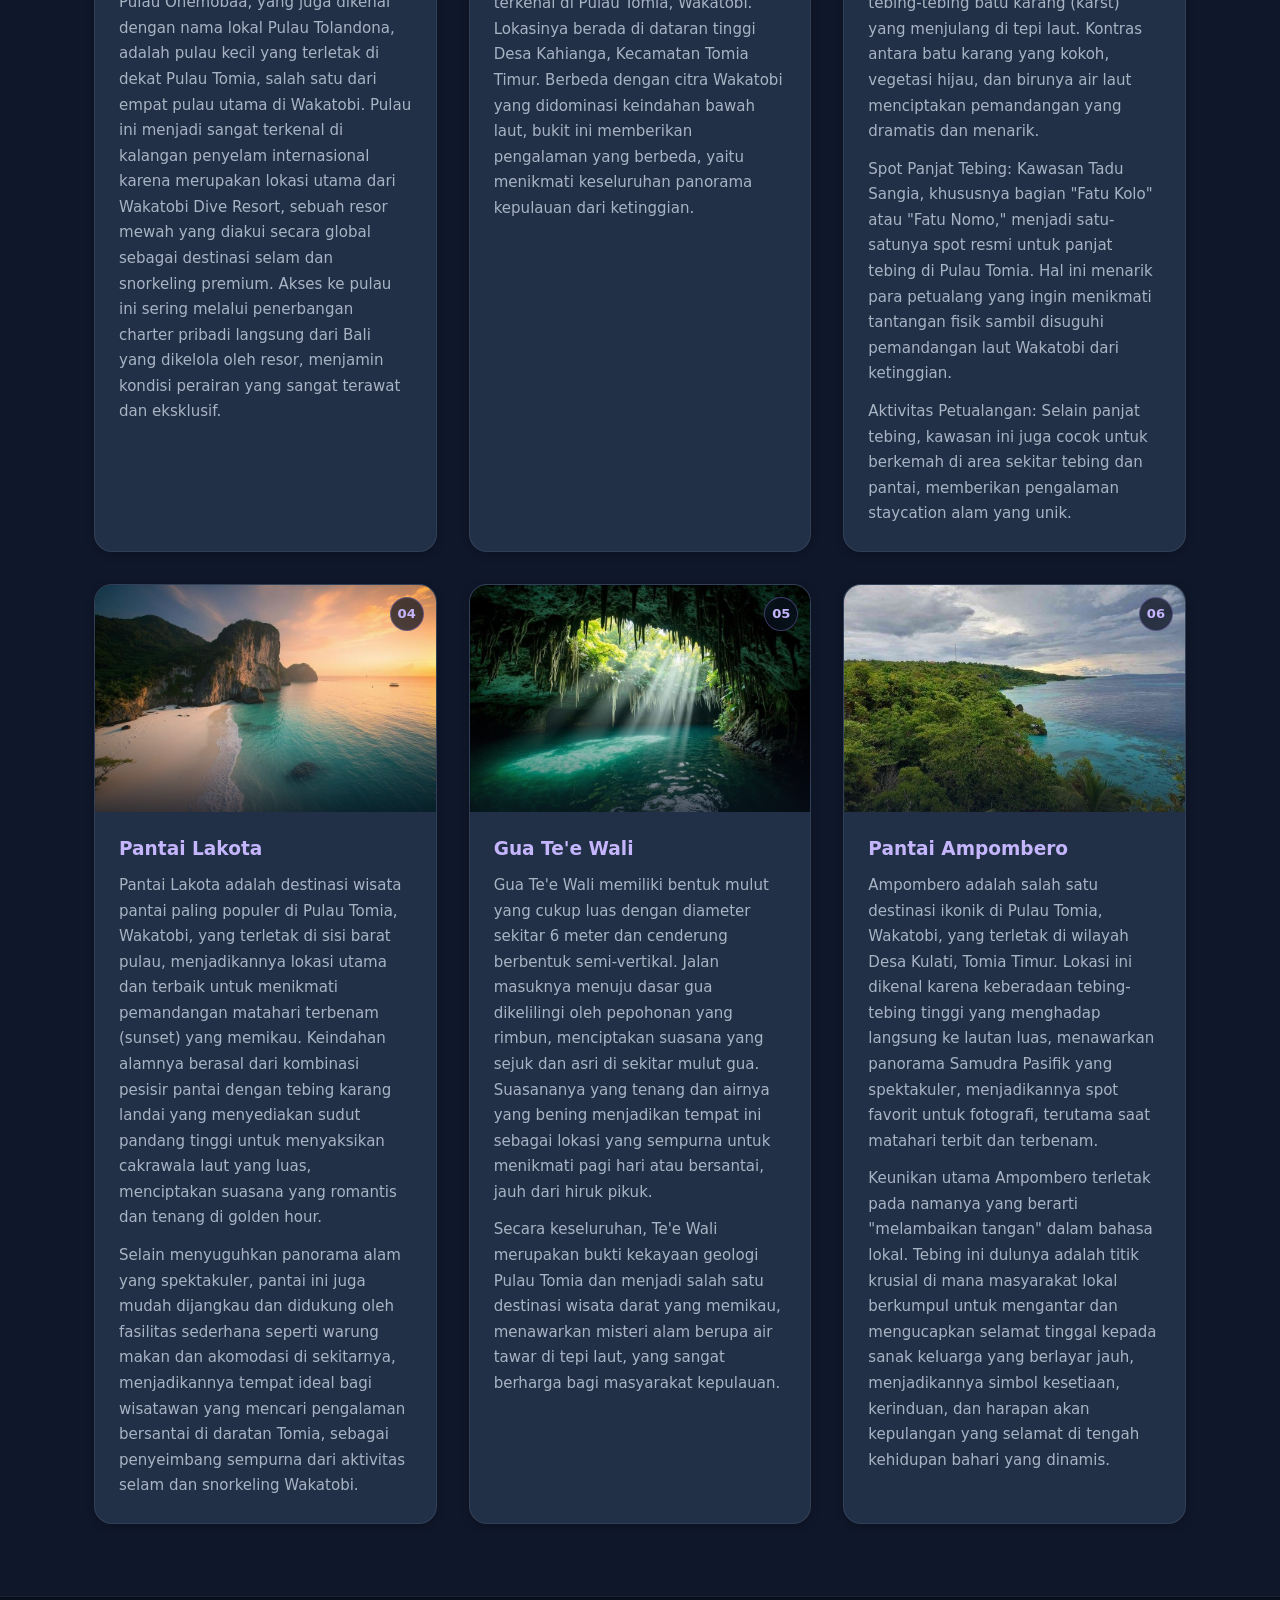
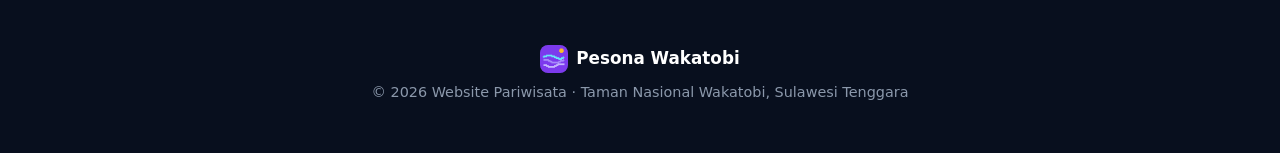
<file: tomia.html>
<!DOCTYPE html>
<html lang="id" class="no-js">
<head>
  <meta charset="UTF-8" />
  <meta name="viewport" content="width=device-width, initial-scale=1.0" />
  <title>Tomia &mdash; Surga Penyelam Wakatobi | Pesona Wakatobi</title>
  <meta name="description" content="Panduan wisata Pulau Tomia di Wakatobi: Pulau Onemobaa, Puncak Tomia, Tadu Sangia, Pantai Lakota, Gua Te'e Wali, dan Pantai Ampombero." />
  <meta name="author" content="Pesona Wakatobi" />
  <meta name="theme-color" content="#080f1e" />

  <meta property="og:type" content="website" />
  <meta property="og:locale" content="id_ID" />
  <meta property="og:site_name" content="Pesona Wakatobi" />
  <meta property="og:title" content="Tomia &mdash; Surga Penyelam Wakatobi | Pesona Wakatobi" />
  <meta property="og:description" content="Panduan wisata Pulau Tomia di Wakatobi: Pulau Onemobaa, Puncak Tomia, Tadu Sangia, Pantai Lakota, Gua Te'e Wali, dan Pantai Ampombero." />
  <meta property="og:image" content="img/onemobaa.jpg" />
  <meta name="twitter:card" content="summary_large_image" />

  <link rel="icon" href="img/favicon-32.png" sizes="32x32" />
  <link rel="apple-touch-icon" href="img/favicon-180.png" />
  <link rel="stylesheet" href="css/style.css" />

  <script>document.documentElement.classList.remove('no-js');</script>
</head>
<body>
  <a class="skip-link" href="#main">Lewati ke konten utama</a>

  <nav class="navbar" aria-label="Navigasi utama">
    <a href="index.html" class="navbar-brand">
      <span class="logo"><img src="img/favicon-32.png" alt="" width="32" height="32" /></span>
      <span class="brand-text">Pesona Wakatobi<small>Four Islands</small></span>
    </a>
    <button class="hamburger" id="hamburger" aria-expanded="false" aria-controls="navLinks" aria-label="Buka menu navigasi">
      <span></span>
      <span></span>
      <span></span>
    </button>
    <div class="nav-links" id="navLinks">
      <a href="index.html">Beranda</a>
      <a href="wangi-wangi.html">Wangi-Wangi</a>
      <a href="kaledupa.html">Kaledupa</a>
      <a href="tomia.html" aria-current="page">Tomia</a>
      <a href="binongko.html">Binongko</a>
      <a href="kontak.html">Kontak</a>
    </div>
  </nav>
  <main id="main">
    <section class="hero hero--short" style="background-image: url('img/onemobaa.jpg');">
      <div class="hero__content">
        <span class="eyebrow">Pulau 03 &mdash; Te'e</span>
        <h1>Pulau <span class="accent">Tomia</span></h1>
        <p>Surga penyelam: lebih dari 20 titik dive kelas dunia dengan visibilitas hingga 50 meter.</p>
      </div>
      <span class="scroll-hint" aria-hidden="true">Gulir</span>
    </section>

    <div class="content container">
      <h2>Tentang Tomia</h2>
      <p>
        Tomia adalah surga bagi para penyelam dan pencinta laut. Pulau ini memiliki lebih dari 20 titik penyelaman kelas dunia yang diakui oleh komunitas diving internasional. Terumbu karang di sini termasuk yang paling utuh dan beragam di dunia.
      </p>
      <p>
        Dengan visibilitas air hingga 50 meter dan arus yang menantang, Tomia menawarkan pengalaman menyelam yang tak terlupakan.
      </p>

      <h2>Spot Diving &amp; Snorkeling</h2>
    <div class="destinations">
      <article class="dest-card">
        <div class="dest-card__media">
          <img src="img/onemobaa.jpg" alt="Pulau Onemobaa (Pulau Tolandona) dengan terumbu karang" width="900" height="598" loading="lazy" decoding="async" />
        </div>
        <div class="desc">
          <h3>Pulau Onemobaa: Identitas dan Resort Selam Kelas Dunia</h3>
          <p>Pulau Onemobaa, yang juga dikenal dengan nama lokal Pulau Tolandona, adalah pulau kecil yang terletak di dekat Pulau Tomia, salah satu dari empat pulau utama di Wakatobi. Pulau ini menjadi sangat terkenal di kalangan penyelam internasional karena merupakan lokasi utama dari Wakatobi Dive Resort, sebuah resor mewah yang diakui secara global sebagai destinasi selam dan snorkeling premium. Akses ke pulau ini sering melalui penerbangan charter pribadi langsung dari Bali yang dikelola oleh resor, menjamin kondisi perairan yang sangat terawat dan eksklusif.</p>
        </div>
      </article>
      <article class="dest-card">
        <div class="dest-card__media">
          <img src="img/puncak-tomia.jpg" alt="Puncak Tomia di Desa Kahianga dengan vista kepulauan" width="900" height="600" loading="lazy" decoding="async" />
        </div>
        <div class="desc">
          <h3>Puncak Tomia</h3>
          <p>Puncak Tomia adalah salah satu destinasi wisata darat yang paling terkenal di Pulau Tomia, Wakatobi. Lokasinya berada di dataran tinggi Desa Kahianga, Kecamatan Tomia Timur. Berbeda dengan citra Wakatobi yang didominasi keindahan bawah laut, bukit ini memberikan pengalaman yang berbeda, yaitu menikmati keseluruhan panorama kepulauan dari ketinggian.</p>
        </div>
      </article>
      <article class="dest-card">
        <div class="dest-card__media">
          <img src="img/tadu-sangia.jpg" alt="Tebing karst Tadu Sangia yang menjulang di tepi laut Pulau Tomia" width="900" height="600" loading="lazy" decoding="async" />
        </div>
        <div class="desc">
          <h3>Tadu Sangia</h3>
          <p>Pemandangan Unik: Tadu Sangia terkenal karena memiliki formasi tebing-tebing batu karang (karst) yang menjulang di tepi laut. Kontras antara batu karang yang kokoh, vegetasi hijau, dan birunya air laut menciptakan pemandangan yang dramatis dan menarik.</p>
          <p>Spot Panjat Tebing: Kawasan Tadu Sangia, khususnya bagian &quot;Fatu Kolo&quot; atau &quot;Fatu Nomo,&quot; menjadi satu-satunya spot resmi untuk panjat tebing di Pulau Tomia. Hal ini menarik para petualang yang ingin menikmati tantangan fisik sambil disuguhi pemandangan laut Wakatobi dari ketinggian.</p>
          <p>Aktivitas Petualangan: Selain panjat tebing, kawasan ini juga cocok untuk berkemah di area sekitar tebing dan pantai, memberikan pengalaman staycation alam yang unik.</p>
        </div>
      </article>
      <article class="dest-card">
        <div class="dest-card__media">
          <img src="img/pantai-lakota.jpg" alt="Pantai Lakota di Pulau Tomia saat matahari terbenam" width="900" height="600" loading="lazy" decoding="async" />
        </div>
        <div class="desc">
          <h3>Pantai Lakota</h3>
          <p>Pantai Lakota adalah destinasi wisata pantai paling populer di Pulau Tomia, Wakatobi, yang terletak di sisi barat pulau, menjadikannya lokasi utama dan terbaik untuk menikmati pemandangan matahari terbenam (sunset) yang memikau. Keindahan alamnya berasal dari kombinasi pesisir pantai dengan tebing karang landai yang menyediakan sudut pandang tinggi untuk menyaksikan cakrawala laut yang luas, menciptakan suasana yang romantis dan tenang di golden hour.</p>
          <p>Selain menyuguhkan panorama alam yang spektakuler, pantai ini juga mudah dijangkau dan didukung oleh fasilitas sederhana seperti warung makan dan akomodasi di sekitarnya, menjadikannya tempat ideal bagi wisatawan yang mencari pengalaman bersantai di daratan Tomia, sebagai penyeimbang sempurna dari aktivitas selam dan snorkeling Wakatobi.</p>
        </div>
      </article>
      <article class="dest-card">
        <div class="dest-card__media">
          <img src="img/goa-kontamale.jpg" alt="Ruang goa dengan air jernih di tepi laut Pulau Tomia" width="900" height="600" loading="lazy" decoding="async" />
        </div>
        <div class="desc">
          <h3>Gua Te'e Wali</h3>
          <p>Gua Te'e Wali memiliki bentuk mulut yang cukup luas dengan diameter sekitar 6 meter dan cenderung berbentuk semi-vertikal. Jalan masuknya menuju dasar gua dikelilingi oleh pepohonan yang rimbun, menciptakan suasana yang sejuk dan asri di sekitar mulut gua. Suasananya yang tenang dan airnya yang bening menjadikan tempat ini sebagai lokasi yang sempurna untuk menikmati pagi hari atau bersantai, jauh dari hiruk pikuk.</p>
          <p>Secara keseluruhan, Te'e Wali merupakan bukti kekayaan geologi Pulau Tomia dan menjadi salah satu destinasi wisata darat yang memikau, menawarkan misteri alam berupa air tawar di tepi laut, yang sangat berharga bagi masyarakat kepulauan.</p>
        </div>
      </article>
      <article class="dest-card">
        <div class="dest-card__media">
          <img src="img/ampombero.jpg" alt="Tebing tinggi Ampombero menghadap Samudra Pasifik" width="555" height="416" loading="lazy" decoding="async" />
        </div>
        <div class="desc">
          <h3>Pantai Ampombero</h3>
          <p>Ampombero adalah salah satu destinasi ikonik di Pulau Tomia, Wakatobi, yang terletak di wilayah Desa Kulati, Tomia Timur. Lokasi ini dikenal karena keberadaan tebing-tebing tinggi yang menghadap langsung ke lautan luas, menawarkan panorama Samudra Pasifik yang spektakuler, menjadikannya spot favorit untuk fotografi, terutama saat matahari terbit dan terbenam.</p>
          <p>Keunikan utama Ampombero terletak pada namanya yang berarti &quot;melambaikan tangan&quot; dalam bahasa lokal. Tebing ini dulunya adalah titik krusial di mana masyarakat lokal berkumpul untuk mengantar dan mengucapkan selamat tinggal kepada sanak keluarga yang berlayar jauh, menjadikannya simbol kesetiaan, kerinduan, dan harapan akan kepulangan yang selamat di tengah kehidupan bahari yang dinamis.</p>
        </div>
      </article>
    </div>
    </div>
  </main>

  <footer>
    <div class="footer-brand">
      <span class="logo"><img src="img/favicon-32.png" alt="" width="32" height="32" /></span>
      Pesona Wakatobi
    </div>
    <p>&copy; <span data-year>2026</span> Website Pariwisata &middot; Taman Nasional Wakatobi, Sulawesi Tenggara</p>
  </footer>

  <script src="js/main.js" defer></script>
</body>
</html>
</file>
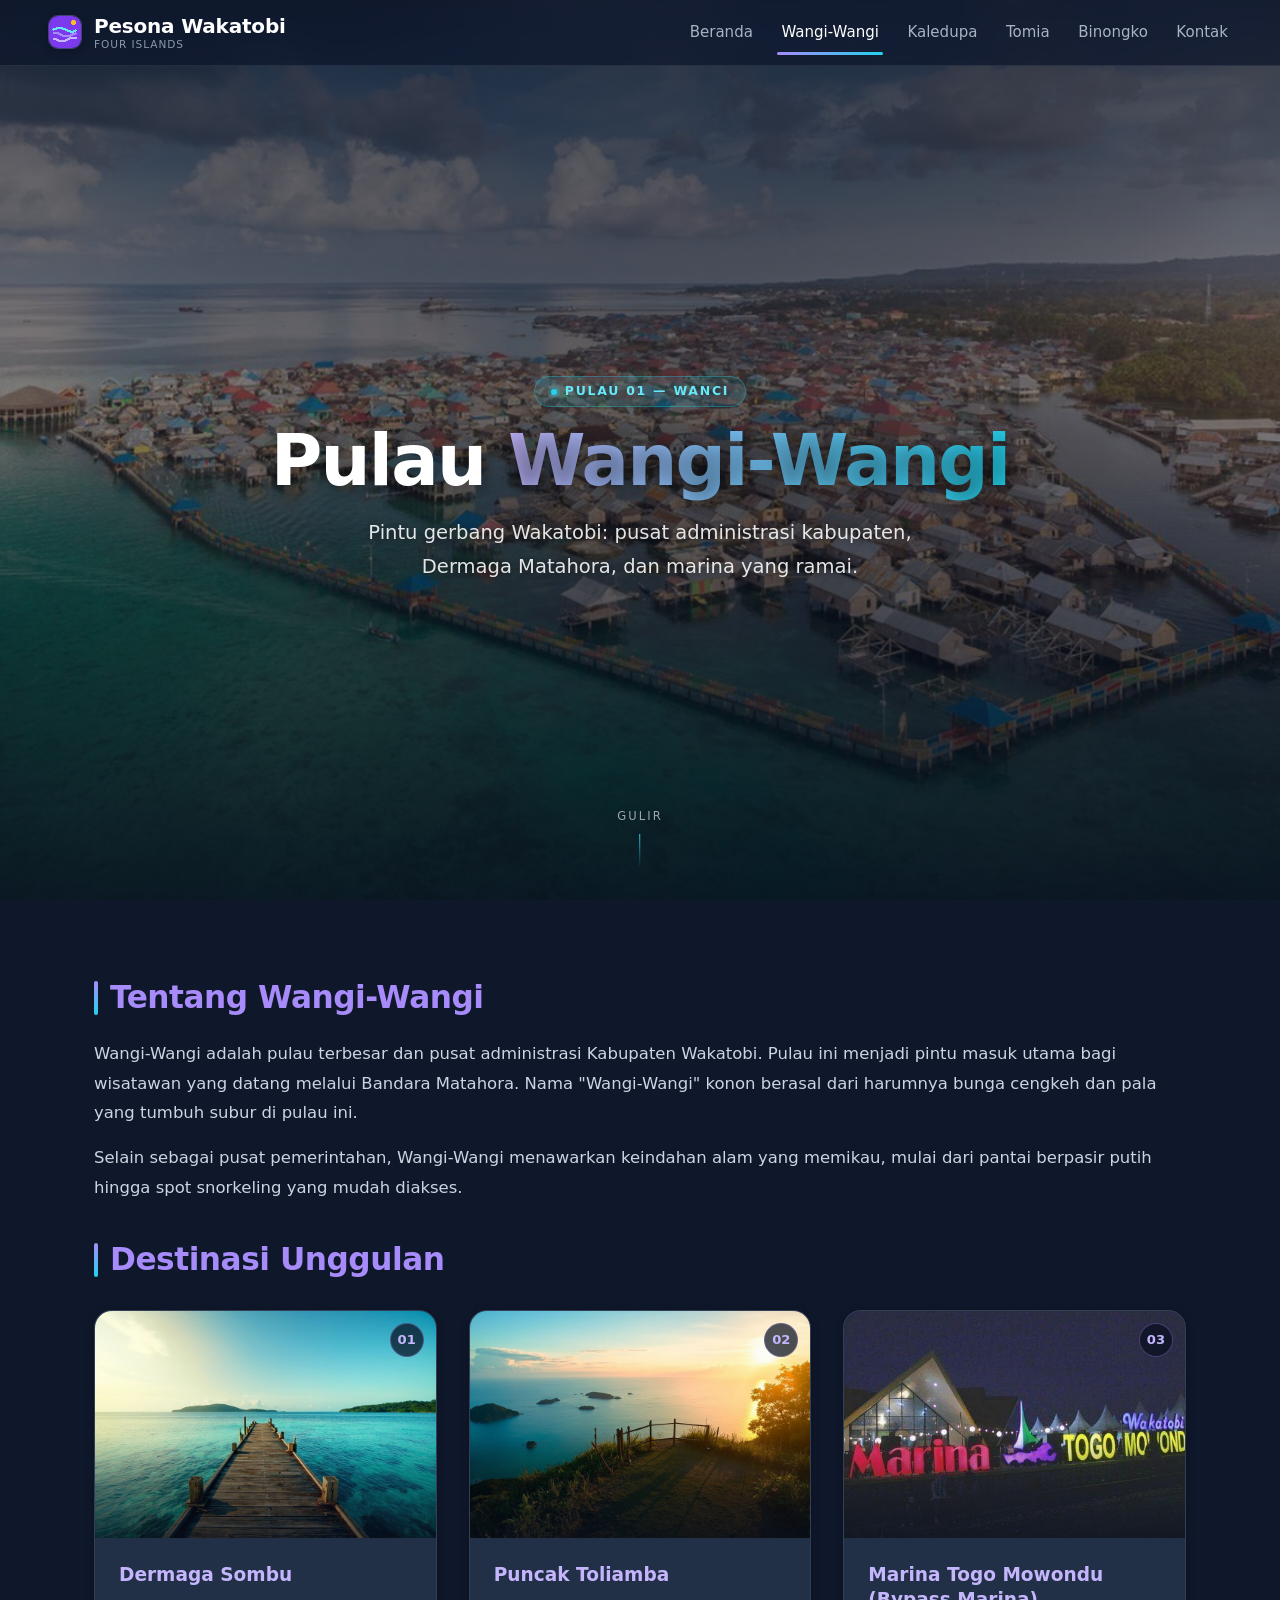
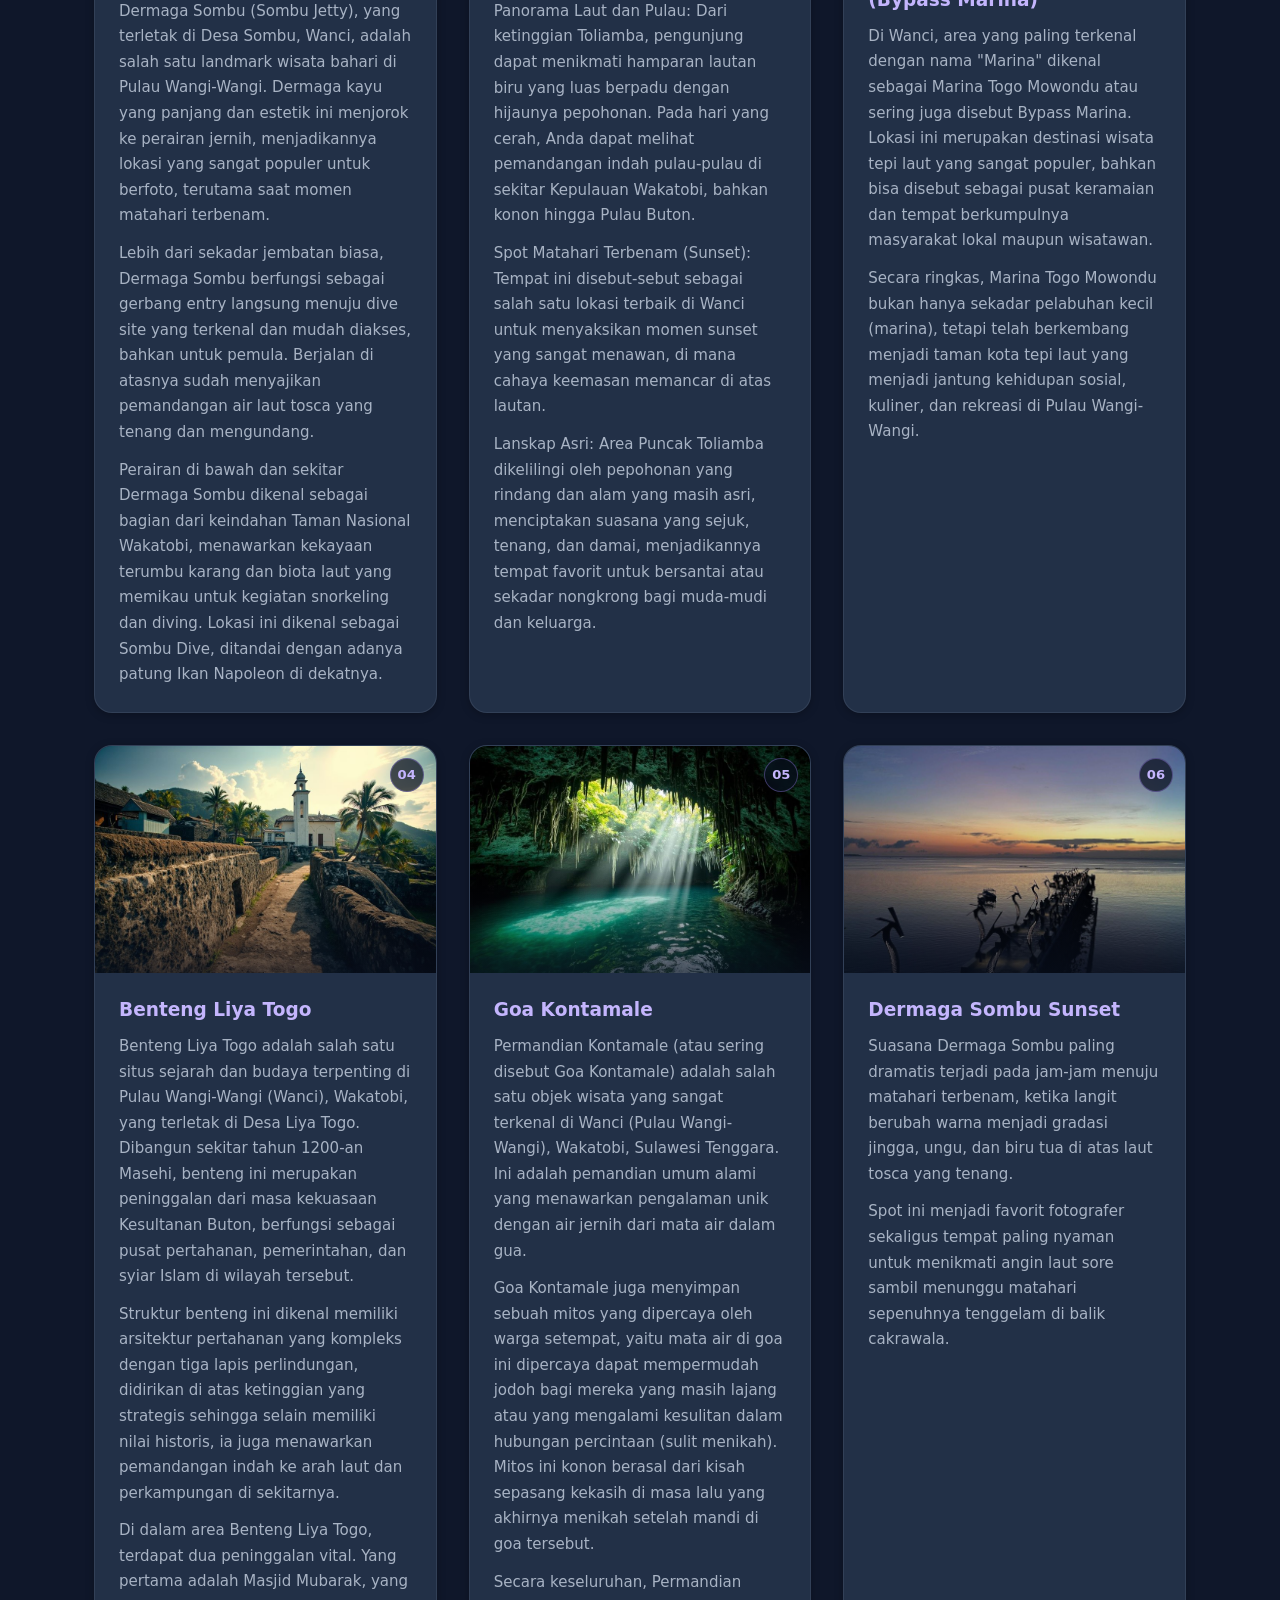
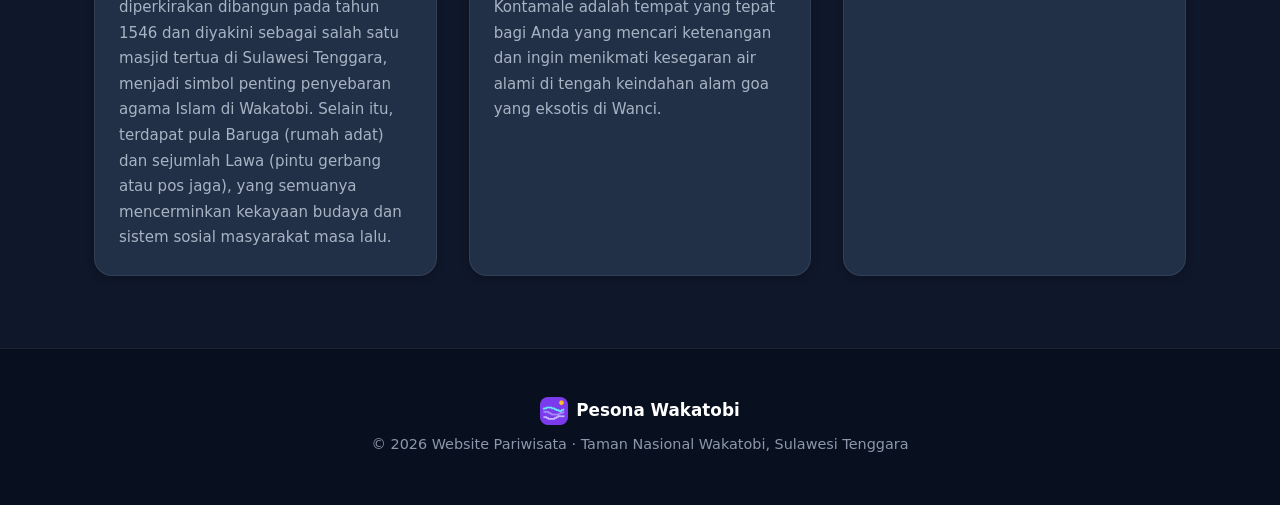
<file: wangi-wangi.html>
<!DOCTYPE html>
<html lang="id" class="no-js">
<head>
  <meta charset="UTF-8" />
  <meta name="viewport" content="width=device-width, initial-scale=1.0" />
  <title>Wangi-Wangi &mdash; Pintu Gerbang Wakatobi | Pesona Wakatobi</title>
  <meta name="description" content="Panduan wisata Pulau Wangi-Wangi di Wakatobi: Dermaga Sombu, Puncak Toliamba, Marina Togo Mowondu, Benteng Liya Togo, dan Goa Kontamale." />
  <meta name="author" content="Pesona Wakatobi" />
  <meta name="theme-color" content="#080f1e" />

  <meta property="og:type" content="website" />
  <meta property="og:locale" content="id_ID" />
  <meta property="og:site_name" content="Pesona Wakatobi" />
  <meta property="og:title" content="Wangi-Wangi &mdash; Pintu Gerbang Wakatobi | Pesona Wakatobi" />
  <meta property="og:description" content="Panduan wisata Pulau Wangi-Wangi di Wakatobi: Dermaga Sombu, Puncak Toliamba, Marina Togo Mowondu, Benteng Liya Togo, dan Goa Kontamale." />
  <meta property="og:image" content="img/wangi-hero.jpg" />
  <meta name="twitter:card" content="summary_large_image" />

  <link rel="icon" href="img/favicon-32.png" sizes="32x32" />
  <link rel="apple-touch-icon" href="img/favicon-180.png" />
  <link rel="stylesheet" href="css/style.css" />

  <script>document.documentElement.classList.remove('no-js');</script>
</head>
<body>
  <a class="skip-link" href="#main">Lewati ke konten utama</a>

  <nav class="navbar" aria-label="Navigasi utama">
    <a href="index.html" class="navbar-brand">
      <span class="logo"><img src="img/favicon-32.png" alt="" width="32" height="32" /></span>
      <span class="brand-text">Pesona Wakatobi<small>Four Islands</small></span>
    </a>
    <button class="hamburger" id="hamburger" aria-expanded="false" aria-controls="navLinks" aria-label="Buka menu navigasi">
      <span></span>
      <span></span>
      <span></span>
    </button>
    <div class="nav-links" id="navLinks">
      <a href="index.html">Beranda</a>
      <a href="wangi-wangi.html" aria-current="page">Wangi-Wangi</a>
      <a href="kaledupa.html">Kaledupa</a>
      <a href="tomia.html">Tomia</a>
      <a href="binongko.html">Binongko</a>
      <a href="kontak.html">Kontak</a>
    </div>
  </nav>
  <main id="main">
    <section class="hero hero--short" style="background-image: url('img/wangi-hero.jpg');">
      <div class="hero__content">
        <span class="eyebrow">Pulau 01 &mdash; Wanci</span>
        <h1>Pulau <span class="accent">Wangi-Wangi</span></h1>
        <p>Pintu gerbang Wakatobi: pusat administrasi kabupaten, Dermaga Matahora, dan marina yang ramai.</p>
      </div>
      <span class="scroll-hint" aria-hidden="true">Gulir</span>
    </section>

    <div class="content container">
      <h2>Tentang Wangi-Wangi</h2>
      <p>
        Wangi-Wangi adalah pulau terbesar dan pusat administrasi Kabupaten Wakatobi. Pulau ini menjadi pintu masuk utama bagi wisatawan yang datang melalui Bandara Matahora. Nama &quot;Wangi-Wangi&quot; konon berasal dari harumnya bunga cengkeh dan pala yang tumbuh subur di pulau ini.
      </p>
      <p>
        Selain sebagai pusat pemerintahan, Wangi-Wangi menawarkan keindahan alam yang memikau, mulai dari pantai berpasir putih hingga spot snorkeling yang mudah diakses.
      </p>

      <h2>Destinasi Unggulan</h2>
    <div class="destinations">
      <article class="dest-card">
        <div class="dest-card__media">
          <img src="img/dermaga-sombu.jpg" alt="Dermaga Sombu yang menjorok ke laut di Pulau Wangi-Wangi" width="900" height="600" loading="lazy" decoding="async" />
        </div>
        <div class="desc">
          <h3>Dermaga Sombu</h3>
          <p>Dermaga Sombu (Sombu Jetty), yang terletak di Desa Sombu, Wanci, adalah salah satu landmark wisata bahari di Pulau Wangi-Wangi. Dermaga kayu yang panjang dan estetik ini menjorok ke perairan jernih, menjadikannya lokasi yang sangat populer untuk berfoto, terutama saat momen matahari terbenam.</p>
          <p>Lebih dari sekadar jembatan biasa, Dermaga Sombu berfungsi sebagai gerbang entry langsung menuju dive site yang terkenal dan mudah diakses, bahkan untuk pemula. Berjalan di atasnya sudah menyajikan pemandangan air laut tosca yang tenang dan mengundang.</p>
          <p>Perairan di bawah dan sekitar Dermaga Sombu dikenal sebagai bagian dari keindahan Taman Nasional Wakatobi, menawarkan kekayaan terumbu karang dan biota laut yang memikau untuk kegiatan snorkeling dan diving. Lokasi ini dikenal sebagai Sombu Dive, ditandai dengan adanya patung Ikan Napoleon di dekatnya.</p>
        </div>
      </article>
      <article class="dest-card">
        <div class="dest-card__media">
          <img src="img/puncak-toliamba.jpg" alt="Pemandangan laut luas dari Puncak Toliamba di Wanci" width="900" height="600" loading="lazy" decoding="async" />
        </div>
        <div class="desc">
          <h3>Puncak Toliamba</h3>
          <p>Panorama Laut dan Pulau: Dari ketinggian Toliamba, pengunjung dapat menikmati hamparan lautan biru yang luas berpadu dengan hijaunya pepohonan. Pada hari yang cerah, Anda dapat melihat pemandangan indah pulau-pulau di sekitar Kepulauan Wakatobi, bahkan konon hingga Pulau Buton.</p>
          <p>Spot Matahari Terbenam (Sunset): Tempat ini disebut-sebut sebagai salah satu lokasi terbaik di Wanci untuk menyaksikan momen sunset yang sangat menawan, di mana cahaya keemasan memancar di atas lautan.</p>
          <p>Lanskap Asri: Area Puncak Toliamba dikelilingi oleh pepohonan yang rindang dan alam yang masih asri, menciptakan suasana yang sejuk, tenang, dan damai, menjadikannya tempat favorit untuk bersantai atau sekadar nongkrong bagi muda-mudi dan keluarga.</p>
        </div>
      </article>
      <article class="dest-card">
        <div class="dest-card__media">
          <img src="img/marina-togo.jpg" alt="Area Marina Togo Mowondu di Wanci pada malam hari" width="653" height="366" loading="lazy" decoding="async" />
        </div>
        <div class="desc">
          <h3>Marina Togo Mowondu (Bypass Marina)</h3>
          <p>Di Wanci, area yang paling terkenal dengan nama &quot;Marina&quot; dikenal sebagai Marina Togo Mowondu atau sering juga disebut Bypass Marina. Lokasi ini merupakan destinasi wisata tepi laut yang sangat populer, bahkan bisa disebut sebagai pusat keramaian dan tempat berkumpulnya masyarakat lokal maupun wisatawan.</p>
          <p>Secara ringkas, Marina Togo Mowondu bukan hanya sekadar pelabuhan kecil (marina), tetapi telah berkembang menjadi taman kota tepi laut yang menjadi jantung kehidupan sosial, kuliner, dan rekreasi di Pulau Wangi-Wangi.</p>
        </div>
      </article>
      <article class="dest-card">
        <div class="dest-card__media">
          <img src="img/benteng-liya-togo.jpg" alt="Desa Benteng Liya Togo di Pulau Wangi-Wangi" width="900" height="600" loading="lazy" decoding="async" />
        </div>
        <div class="desc">
          <h3>Benteng Liya Togo</h3>
          <p>Benteng Liya Togo adalah salah satu situs sejarah dan budaya terpenting di Pulau Wangi-Wangi (Wanci), Wakatobi, yang terletak di Desa Liya Togo. Dibangun sekitar tahun 1200-an Masehi, benteng ini merupakan peninggalan dari masa kekuasaan Kesultanan Buton, berfungsi sebagai pusat pertahanan, pemerintahan, dan syiar Islam di wilayah tersebut.</p>
          <p>Struktur benteng ini dikenal memiliki arsitektur pertahanan yang kompleks dengan tiga lapis perlindungan, didirikan di atas ketinggian yang strategis sehingga selain memiliki nilai historis, ia juga menawarkan pemandangan indah ke arah laut dan perkampungan di sekitarnya.</p>
          <p>Di dalam area Benteng Liya Togo, terdapat dua peninggalan vital. Yang pertama adalah Masjid Mubarak, yang diperkirakan dibangun pada tahun 1546 dan diyakini sebagai salah satu masjid tertua di Sulawesi Tenggara, menjadi simbol penting penyebaran agama Islam di Wakatobi. Selain itu, terdapat pula Baruga (rumah adat) dan sejumlah Lawa (pintu gerbang atau pos jaga), yang semuanya mencerminkan kekayaan budaya dan sistem sosial masyarakat masa lalu.</p>
        </div>
      </article>
      <article class="dest-card">
        <div class="dest-card__media">
          <img src="img/goa-kontamale.jpg" alt="Goa Kontamale, pemandian alami di Desa Wanci" width="900" height="600" loading="lazy" decoding="async" />
        </div>
        <div class="desc">
          <h3>Goa Kontamale</h3>
          <p>Permandian Kontamale (atau sering disebut Goa Kontamale) adalah salah satu objek wisata yang sangat terkenal di Wanci (Pulau Wangi-Wangi), Wakatobi, Sulawesi Tenggara. Ini adalah pemandian umum alami yang menawarkan pengalaman unik dengan air jernih dari mata air dalam gua.</p>
          <p>Goa Kontamale juga menyimpan sebuah mitos yang dipercaya oleh warga setempat, yaitu mata air di goa ini dipercaya dapat mempermudah jodoh bagi mereka yang masih lajang atau yang mengalami kesulitan dalam hubungan percintaan (sulit menikah). Mitos ini konon berasal dari kisah sepasang kekasih di masa lalu yang akhirnya menikah setelah mandi di goa tersebut.</p>
          <p>Secara keseluruhan, Permandian Kontamale adalah tempat yang tepat bagi Anda yang mencari ketenangan dan ingin menikmati kesegaran air alami di tengah keindahan alam goa yang eksotis di Wanci.</p>
        </div>
      </article>
      <article class="dest-card">
        <div class="dest-card__media">
          <img src="img/sombu.jpg" alt="Dermaga kayu Sombu di Wanci pada sore hari" width="1400" height="1400" loading="lazy" decoding="async" />
        </div>
        <div class="desc">
          <h3>Dermaga Sombu Sunset</h3>
          <p>Suasana Dermaga Sombu paling dramatis terjadi pada jam-jam menuju matahari terbenam, ketika langit berubah warna menjadi gradasi jingga, ungu, dan biru tua di atas laut tosca yang tenang.</p>
          <p>Spot ini menjadi favorit fotografer sekaligus tempat paling nyaman untuk menikmati angin laut sore sambil menunggu matahari sepenuhnya tenggelam di balik cakrawala.</p>
        </div>
      </article>
    </div>
    </div>
  </main>

  <footer>
    <div class="footer-brand">
      <span class="logo"><img src="img/favicon-32.png" alt="" width="32" height="32" /></span>
      Pesona Wakatobi
    </div>
    <p>&copy; <span data-year>2026</span> Website Pariwisata &middot; Taman Nasional Wakatobi, Sulawesi Tenggara</p>
  </footer>

  <script src="js/main.js" defer></script>
</body>
</html>
</file>
<file: css/style.css>
/* ==========================================================================
   Pesona Wakatobi — Design System
   --------------------------------------------------------------------------
   Prinsip:
   1. Warna heading WAJIB lolos WCAG AA (>= 4.5:1) di semua background.
   2. Satu sumber kebenaran: token di :root, tidak ada hex warna inline.
   3. Skala tipografi fluid (clamp) supaya tidak perlu breakpoint untuk teks.
   4. Ruang (spacing) berbasis skala 4px, konsisten antar halaman.
   ========================================================================== */

/* --------------------------------------------------------------------------
   1. Tokens
   -------------------------------------------------------------------------- */
:root {
  /* Surface */
  --bg-deep: #080f1e;
  --bg-dark: #0f172a;
  --bg-mid: #1a2537;
  --bg-card: #223047;
  --bg-card-hover: #2a3a55;
  --bg-elevated: rgba(255, 255, 255, 0.04);
  --bg-glass: rgba(15, 23, 42, 0.72);

  /* Brand — violet (identity) */
  --brand: #a78bfa;        /* 6.56:1 on bg-dark  ✓ AA */
  --brand-soft: #c4b5fd;   /* 9.67:1 on bg-dark  ✓ AAA */
  --brand-deep: #7c3aed;   /* untuk solid button, teks putih 6.98:1 ✓ AA */
  --brand-deep-hover: #6d28d9;

  /* Accent sekunder — cyan (nuansa bawah laut) */
  --accent: #22d3ee;       /* 9.88:1 on bg-dark  ✓ AAA */
  --accent-dim: #67e8f9;

  /* Text */
  --text: #ffffff;
  --text-body: #cbd5e1;   /* 12.02:1 ✓ AAA */
  --text-soft: #a8b3c4;   /* 8.42:1  ✓ AA  */
  --text-muted: #8b98ab;  /* 5.9:1  ✓ AA  */
  --text-on-brand: #ffffff;

  /* Border & shadow */
  --border: rgba(148, 163, 184, 0.14);
  --border-strong: rgba(167, 139, 250, 0.35);
  --border-accent: rgba(34, 211, 238, 0.3);
  --shadow-sm: 0 2px 8px rgba(0, 0, 0, 0.25);
  --shadow-md: 0 10px 28px rgba(0, 0, 0, 0.35);
  --shadow-lg: 0 20px 48px rgba(0, 0, 0, 0.45);
  --shadow-brand: 0 10px 32px rgba(124, 58, 237, 0.28);

  /* Radius */
  --r-sm: 8px;
  --r-md: 12px;
  --r-lg: 18px;
  --r-xl: 26px;
  --r-pill: 999px;

  /* Spacing scale */
  --sp-1: 0.25rem;
  --sp-2: 0.5rem;
  --sp-3: 0.75rem;
  --sp-4: 1rem;
  --sp-5: 1.5rem;
  --sp-6: 2rem;
  --sp-7: 3rem;
  --sp-8: 4rem;
  --sp-9: 6rem;

  /* Layout */
  --nav-h: 68px;
  --container: 1140px;
  --container-narrow: 780px;

  /* Motion */
  --ease: cubic-bezier(0.22, 1, 0.36, 1);
  --t-fast: 0.18s var(--ease);
  --t: 0.3s var(--ease);
  --t-slow: 0.55s var(--ease);
}

/* --------------------------------------------------------------------------
   2. Reset
   -------------------------------------------------------------------------- */
*,
*::before,
*::after {
  margin: 0;
  padding: 0;
  box-sizing: border-box;
}

html {
  scroll-behavior: smooth;
  scroll-padding-top: calc(var(--nav-h) + 16px);
  -webkit-text-size-adjust: 100%;
}

body {
  color: var(--text);
  background: var(--bg-dark);
  font-family: 'Segoe UI', system-ui, -apple-system, Tahoma, Geneva, Verdana, sans-serif;
  font-size: 1rem;
  line-height: 1.65;
  overflow-x: hidden;
  -webkit-font-smoothing: antialiased;
  -moz-osx-font-smoothing: grayscale;
}

img {
  max-width: 100%;
  height: auto;
  display: block;
  background: var(--bg-mid);
}

a {
  color: var(--brand-soft);
  text-decoration: none;
}

ul {
  list-style: none;
}

::selection {
  background: var(--brand-deep);
  color: #fff;
}

/* --------------------------------------------------------------------------
   3. Accessibility
   -------------------------------------------------------------------------- */
.skip-link {
  position: absolute;
  top: -120px;
  left: var(--sp-4);
  z-index: 3000;
  padding: var(--sp-3) var(--sp-5);
  background: var(--brand-deep);
  color: #fff;
  font-weight: 600;
  border-radius: 0 0 var(--r-md) var(--r-md);
  transition: top var(--t);
}

.skip-link:focus {
  top: 0;
}

:focus-visible {
  outline: 3px solid var(--accent);
  outline-offset: 3px;
  border-radius: var(--r-sm);
}

.visually-hidden {
  position: absolute;
  width: 1px;
  height: 1px;
  padding: 0;
  margin: -1px;
  overflow: hidden;
  clip: rect(0, 0, 0, 0);
  white-space: nowrap;
  border: 0;
}

/* --------------------------------------------------------------------------
   4. Layout helpers
   -------------------------------------------------------------------------- */
.container {
  width: 100%;
  max-width: var(--container);
  margin-inline: auto;
  padding-inline: var(--sp-5);
}

.container--narrow {
  max-width: var(--container-narrow);
}

/* --------------------------------------------------------------------------
   5. Navbar
   -------------------------------------------------------------------------- */
.navbar {
  position: fixed;
  top: 0;
  left: 0;
  width: 100%;
  z-index: 1000;
  display: flex;
  align-items: center;
  justify-content: space-between;
  gap: var(--sp-4);
  padding: var(--sp-3) clamp(1rem, 5vw, 3rem);
  background: var(--bg-glass);
  backdrop-filter: blur(16px) saturate(140%);
  -webkit-backdrop-filter: blur(16px) saturate(140%);
  border-bottom: 1px solid var(--border);
  transition: background var(--t), border-color var(--t), padding var(--t),
    box-shadow var(--t);
}

.navbar.is-scrolled {
  background: rgba(8, 15, 30, 0.94);
  border-bottom-color: var(--border-strong);
  box-shadow: var(--shadow-md);
  padding-block: var(--sp-2);
}

/* Brand + logo mark */
.navbar-brand {
  display: inline-flex;
  align-items: center;
  gap: var(--sp-3);
  font-size: 1.25rem;
  font-weight: 700;
  color: #fff;
  letter-spacing: -0.01em;
  white-space: nowrap;
}

.navbar-brand .logo {
  width: 34px;
  height: 34px;
  flex: none;
  border-radius: 10px;
  overflow: hidden;
  border: 1px solid var(--border-strong);
  box-shadow: var(--shadow-sm);
}

.navbar-brand .logo img {
  width: 100%;
  height: 100%;
  object-fit: cover;
}

.navbar-brand .brand-text {
  display: flex;
  flex-direction: column;
  line-height: 1.15;
}

.navbar-brand .brand-text small {
  font-size: 0.66rem;
  font-weight: 500;
  color: var(--text-muted);
  letter-spacing: 0.09em;
  text-transform: uppercase;
}

/* Links */
.nav-links {
  display: flex;
  align-items: center;
  gap: clamp(0.5rem, 1.6vw, 1.5rem);
}

.nav-links a {
  position: relative;
  padding: var(--sp-2) var(--sp-1);
  color: var(--text-soft);
  font-size: 0.94rem;
  font-weight: 500;
  white-space: nowrap;
  transition: color var(--t-fast);
}

.nav-links a::after {
  content: '';
  position: absolute;
  left: 0;
  bottom: -2px;
  width: 100%;
  height: 3px;
  background: linear-gradient(90deg, var(--brand), var(--accent));
  border-radius: 3px;
  transform: scaleX(0);
  transform-origin: left;
  transition: transform var(--t);
}

.nav-links a:hover {
  color: #fff;
}

.nav-links a:hover::after,
.nav-links a[aria-current='page']::after {
  transform: scaleX(1);
}

.nav-links a[aria-current='page'] {
  color: #fff;
}

/* Hamburger */
.hamburger {
  display: none;
  flex-direction: column;
  justify-content: center;
  gap: 5px;
  width: 44px;
  height: 44px;
  padding: 11px;
  background: rgba(255, 255, 255, 0.05);
  border: 1px solid var(--border);
  border-radius: var(--r-md);
  cursor: pointer;
  transition: background var(--t-fast), border-color var(--t-fast);
}

.hamburger:hover {
  background: rgba(255, 255, 255, 0.1);
  border-color: var(--border-strong);
}

.hamburger span {
  display: block;
  width: 100%;
  height: 2px;
  background: var(--brand-soft);
  border-radius: 2px;
  transition: transform var(--t), opacity var(--t-fast), background var(--t-fast);
}

.hamburger[aria-expanded='true'] span:nth-child(1) {
  transform: translateY(7px) rotate(45deg);
  background: var(--accent);
}

.hamburger[aria-expanded='true'] span:nth-child(2) {
  opacity: 0;
  transform: scaleX(0.3);
}

.hamburger[aria-expanded='true'] span:nth-child(3) {
  transform: translateY(-7px) rotate(-45deg);
  background: var(--accent);
}

/* --------------------------------------------------------------------------
   6. Hero
   -------------------------------------------------------------------------- */
.hero {
  position: relative;
  min-height: min(100svh, 900px);
  display: flex;
  flex-direction: column;
  justify-content: center;
  align-items: center;
  text-align: center;
  padding: calc(var(--nav-h) + clamp(3rem, 9vh, 6rem)) var(--sp-5)
    clamp(4rem, 10vh, 7rem);
  background-image: var(--hero-img, none);
  background-size: cover;
  background-position: center 40%;
  background-color: var(--bg-deep);
  isolation: isolate;
}

/* Lapisan gradasi — bikin teks terbaca di foto apa pun */
.hero::before {
  content: '';
  position: absolute;
  inset: 0;
  z-index: -1;
  background:
    radial-gradient(ellipse 80% 60% at 50% 45%, rgba(8, 15, 30, 0.28), transparent 70%),
    linear-gradient(180deg, rgba(8, 15, 30, 0.78) 0%, rgba(8, 15, 30, 0.42) 42%, rgba(8, 15, 30, 0.92) 100%);
}

.hero__content {
  max-width: 780px;
  animation: heroRise 0.9s var(--ease) both;
}

@keyframes heroRise {
  from {
    opacity: 0;
    transform: translateY(28px);
  }
  to {
    opacity: 1;
    transform: none;
  }
}

/* Eyebrow */
.eyebrow {
  display: inline-flex;
  align-items: center;
  gap: var(--sp-2);
  padding: var(--sp-1) var(--sp-4);
  margin-bottom: var(--sp-4);
  background: rgba(34, 211, 238, 0.12);
  border: 1px solid var(--border-accent);
  border-radius: var(--r-pill);
  color: var(--accent-dim);
  font-size: 0.78rem;
  font-weight: 600;
  letter-spacing: 0.14em;
  text-transform: uppercase;
}

.eyebrow::before {
  content: '';
  width: 6px;
  height: 6px;
  border-radius: 50%;
  background: var(--accent);
  box-shadow: 0 0 0 3px rgba(34, 211, 238, 0.2);
}

.hero h1 {
  font-size: clamp(2.1rem, 6.2vw, 4.4rem);
  font-weight: 800;
  line-height: 1.1;
  letter-spacing: -0.025em;
  margin-bottom: var(--sp-4);
  text-shadow: 0 2px 20px rgba(0, 0, 0, 0.5);
  text-wrap: balance;
}

/* Cegah gradien terpotong di tengah frasa */
.hero h1 .accent {
  white-space: nowrap;
}

.hero h1 .accent {
  background: linear-gradient(100deg, var(--brand-soft), var(--accent));
  -webkit-background-clip: text;
  background-clip: text;
  color: transparent;
}

.hero p {
  font-size: clamp(1.02rem, 2.1vw, 1.22rem);
  max-width: 620px;
  margin-inline: auto;
  line-height: 1.7;
  color: rgba(255, 255, 255, 0.88);
  text-shadow: 0 1px 10px rgba(0, 0, 0, 0.55);
}

/* Hero CTA */
.hero__actions {
  display: flex;
  flex-wrap: wrap;
  justify-content: center;
  gap: var(--sp-3);
  margin-top: var(--sp-6);
}

.hero__actions .btn {
  margin-top: 0;
}

/* Scroll hint */
.scroll-hint {
  position: absolute;
  bottom: var(--sp-6);
  left: 50%;
  transform: translateX(-50%);
  display: flex;
  flex-direction: column;
  align-items: center;
  gap: var(--sp-2);
  color: rgba(255, 255, 255, 0.6);
  font-size: 0.72rem;
  letter-spacing: 0.18em;
  text-transform: uppercase;
  animation: hintFloat 2.4s ease-in-out infinite;
}

.scroll-hint::after {
  content: '';
  width: 1px;
  height: 34px;
  background: linear-gradient(180deg, var(--accent), transparent);
}

@keyframes hintFloat {
  0%, 100% { transform: translate(-50%, 0); }
  50% { transform: translate(-50%, 8px); }
}

/* --------------------------------------------------------------------------
   7. Buttons
   -------------------------------------------------------------------------- */
.btn {
  display: inline-flex;
  align-items: center;
  justify-content: center;
  gap: var(--sp-2);
  padding: 0.72rem 1.5rem;
  background: var(--brand-deep);
  color: var(--text-on-brand);
  font-size: 0.92rem;
  font-weight: 600;
  letter-spacing: 0.01em;
  border-radius: var(--r-pill);
  border: 1px solid transparent;
  cursor: pointer;
  transition: background var(--t-fast), transform var(--t-fast),
    box-shadow var(--t-fast), border-color var(--t-fast);
}

.btn:hover {
  background: var(--brand-deep-hover);
  transform: translateY(-2px);
  box-shadow: var(--shadow-brand);
}

.btn:active {
  transform: translateY(0);
}

.btn--ghost {
  background: rgba(255, 255, 255, 0.08);
  border-color: rgba(255, 255, 255, 0.24);
  backdrop-filter: blur(8px);
}

.btn--ghost:hover {
  background: rgba(255, 255, 255, 0.16);
  border-color: var(--border-strong);
  box-shadow: none;
}

.btn--outline {
  background: transparent;
  border-color: var(--border-strong);
  color: var(--brand-soft);
}

.btn--outline:hover {
  background: rgba(167, 139, 250, 0.12);
  border-color: var(--brand);
  box-shadow: none;
}

.btn__arrow {
  transition: transform var(--t-fast);
}

.btn:hover .btn__arrow {
  transform: translateX(4px);
}

/* --------------------------------------------------------------------------
   8. Section headers
   -------------------------------------------------------------------------- */
.section {
  padding-block: clamp(3.5rem, 9vw, 6.5rem);
}

.section--alt {
  background: var(--bg-mid);
}

.section--deep {
  background: var(--bg-deep);
}

.section-head {
  max-width: 760px;
  margin: 0 auto var(--sp-7);
  text-align: center;
}

.section-head h2 {
  font-size: clamp(1.7rem, 4vw, 2.6rem);
  font-weight: 700;
  line-height: 1.2;
  letter-spacing: -0.02em;
  margin-bottom: var(--sp-3);
  color: var(--brand);
  text-wrap: balance;
}

.section-head--narrow {
  max-width: 720px;
}

.section-head p {
  font-size: 1.04rem;
  color: var(--text-soft);
  line-height: 1.7;
}

/* Accent rule di bawah judul section */
.section-head::after {
  content: '';
  display: block;
  width: 56px;
  height: 3px;
  margin: var(--sp-4) auto 0;
  background: linear-gradient(90deg, var(--brand), var(--accent));
  border-radius: 2px;
}

/* Body section (halaman detail) */
.content {
  padding-block: clamp(2.5rem, 6vw, 4.5rem);
}

.content > h2 {
  font-size: clamp(1.45rem, 3vw, 1.95rem);
  font-weight: 700;
  letter-spacing: -0.015em;
  margin-bottom: var(--sp-4);
  color: var(--brand);
  display: flex;
  align-items: center;
  gap: var(--sp-3);
}

.content > h2::before {
  content: '';
  width: 4px;
  height: 1.1em;
  background: linear-gradient(180deg, var(--brand), var(--accent));
  border-radius: 2px;
  flex: none;
}

.content > p {
  font-size: 1.03rem;
  line-height: 1.78;
  color: var(--text-body);
  margin-bottom: var(--sp-4);
}

.content > p:last-of-type {
  margin-bottom: var(--sp-6);
}

/* --------------------------------------------------------------------------
   9. Island cards (beranda)
   -------------------------------------------------------------------------- */
.islands {
  display: grid;
  grid-template-columns: repeat(4, 1fr);
  gap: clamp(1rem, 1.8vw, 1.5rem);
}

@media (max-width: 1000px) {
  .islands {
    grid-template-columns: repeat(2, 1fr);
  }
}

@media (max-width: 620px) {
  .islands {
    grid-template-columns: 1fr;
  }
}

.island-card {
  position: relative;
  display: flex;
  flex-direction: column;
  background: var(--bg-card);
  border: 1px solid var(--border);
  border-radius: var(--r-lg);
  overflow: hidden;
  box-shadow: var(--shadow-sm);
  transition: transform var(--t), box-shadow var(--t), border-color var(--t),
    opacity 0.5s var(--ease);
}

.island-card:hover {
  transform: translateY(-6px);
  border-color: var(--border-strong);
  box-shadow: var(--shadow-lg);
}

.island-card.visible {
  opacity: 1;
}

/* Fallback tanpa JS */
.no-js .island-card {
  opacity: 1;
}

.island-card__media {
  position: relative;
  aspect-ratio: 16 / 10;
  overflow: hidden;
}

.island-img {
  width: 100%;
  height: 100%;
  object-fit: cover;
  transition: transform 0.6s var(--ease);
}

.island-card:hover .island-img {
  transform: scale(1.07);
}

/* Gradasi bawah gambar supaya badge & tombol jelas */
.island-card__media::after {
  content: '';
  position: absolute;
  inset: 0;
  background: linear-gradient(180deg, transparent 45%, rgba(8, 15, 30, 0.82) 100%);
  pointer-events: none;
}

/* Badge kategori di atas gambar */
.island-card__badge {
  position: absolute;
  top: var(--sp-3);
  left: var(--sp-3);
  z-index: 2;
  padding: 0.3rem 0.7rem;
  background: rgba(8, 15, 30, 0.72);
  backdrop-filter: blur(8px);
  border: 1px solid var(--border-strong);
  border-radius: var(--r-pill);
  color: var(--brand-soft);
  font-size: 0.7rem;
  font-weight: 600;
  letter-spacing: 0.1em;
  text-transform: uppercase;
}

/* Nama pulau melayang di gambar */
.island-card__title-over {
  position: absolute;
  left: var(--sp-4);
  bottom: var(--sp-3);
  z-index: 2;
  font-size: 1.35rem;
  font-weight: 700;
  color: #fff;
  text-shadow: 0 2px 12px rgba(0, 0, 0, 0.7);
}

.island-content {
  display: flex;
  flex-direction: column;
  flex: 1;
  gap: var(--sp-3);
  padding: var(--sp-5);
}

/* Samakan tinggi baris kartu agar rata dalam grid */
.islands .island-card {
  height: 100%;
}

.island-content h3 {
  font-size: 1.18rem;
  font-weight: 700;
  color: var(--brand-soft);
  margin: 0;
}

.island-content p {
  font-size: 0.94rem;
  line-height: 1.62;
  color: var(--text-soft);
  margin: 0;
  flex: 1;
}

/* Daftar chip destinasi */
.island-content .tags {
  display: flex;
  flex-wrap: wrap;
  gap: var(--sp-2);
  margin-top: auto;
  padding-top: var(--sp-1);
}

/* Tombol di dalam kartu:Lebar sesuai konten, rata kiri */
.island-content .btn {
  align-self: flex-start;
  margin-top: var(--sp-2);
}

.tags li {
  padding: 0.24rem 0.62rem;
  background: rgba(34, 211, 238, 0.09);
  border: 1px solid var(--border-accent);
  border-radius: var(--r-pill);
  color: var(--accent-dim);
  font-size: 0.76rem;
  font-weight: 500;
}

/* --------------------------------------------------------------------------
   10. Destination cards (halaman detail)
   -------------------------------------------------------------------------- */
.destinations {
  display: grid;
  grid-template-columns: repeat(auto-fill, minmax(320px, 1fr));
  gap: clamp(1.25rem, 2.5vw, 2rem);
  margin-top: var(--sp-5);
}

/* Halaman dengan 2 destinasi: pusatkan agar tidak ada kolom kosong */
.destinations:has(> .dest-card:nth-child(2):last-child) {
  grid-template-columns: repeat(2, minmax(0, 420px));
  justify-content: center;
}

/* Fallback via class dari JS (browser tanpa :has()) */
.destinations--pair {
  grid-template-columns: repeat(2, minmax(0, 420px));
  justify-content: center;
}

@media (max-width: 880px) {
  .destinations:has(> .dest-card:nth-child(2):last-child),
  .destinations--pair {
    grid-template-columns: minmax(0, 1fr);
  }
}

.dest-card {
  display: flex;
  flex-direction: column;
  background: var(--bg-card);
  border: 1px solid var(--border);
  border-radius: var(--r-lg);
  overflow: hidden;
  box-shadow: var(--shadow-sm);
  transition: transform var(--t), box-shadow var(--t), border-color var(--t);
}

.dest-card:hover {
  transform: translateY(-5px);
  border-color: var(--border-strong);
  box-shadow: var(--shadow-md);
}

.dest-card__media {
  position: relative;
  aspect-ratio: 3 / 2;
  overflow: hidden;
}

.dest-card__media img {
  width: 100%;
  height: 100%;
  object-fit: cover;
  transition: transform 0.6s var(--ease);
}

.dest-card:hover .dest-card__media img {
  transform: scale(1.06);
}

.dest-card__media::after {
  content: '';
  position: absolute;
  inset: 0;
  background: linear-gradient(180deg, transparent 55%, rgba(8, 15, 30, 0.7) 100%);
}

.dest-card__num {
  position: absolute;
  top: var(--sp-3);
  right: var(--sp-3);
  z-index: 2;
  width: 34px;
  height: 34px;
  display: grid;
  place-items: center;
  background: rgba(8, 15, 30, 0.72);
  backdrop-filter: blur(8px);
  border: 1px solid var(--border-strong);
  border-radius: 50%;
  color: var(--brand-soft);
  font-size: 0.82rem;
  font-weight: 700;
}

.dest-card .desc {
  display: flex;
  flex-direction: column;
  gap: var(--sp-3);
  padding: var(--sp-5);
  flex: 1;
}

.dest-card .desc h3 {
  font-size: 1.16rem;
  font-weight: 700;
  line-height: 1.35;
  color: var(--brand-soft);
  margin: 0;
  text-wrap: balance;
}

.dest-card .desc h5 {
  margin: var(--sp-1) 0 0;
  font-size: 0.76rem;
  font-weight: 700;
  letter-spacing: 0.12em;
  text-transform: uppercase;
  color: var(--accent);
}

.dest-card .desc p {
  font-size: 0.94rem;
  line-height: 1.7;
  color: var(--text-soft);
  margin: 0;
}

.dest-card .desc p:last-child {
  margin-bottom: 0;
}

/* --------------------------------------------------------------------------
   11. Contact
   -------------------------------------------------------------------------- */
.contact-info {
  display: grid;
  /* auto-fill (bukan auto-fit) supaya kolom tidak ikut collapsed
     saat satu kartu memakai grid-column: span 2 */
  grid-template-columns: repeat(auto-fill, minmax(250px, 1fr));
  gap: clamp(1rem, 2vw, 1.5rem);
  margin-top: var(--sp-6);
}

.contact-card {
  display: flex;
  flex-direction: column;
  align-items: center;
  gap: var(--sp-3);
  padding: var(--sp-6) var(--sp-5);
  background: var(--bg-card);
  border: 1px solid var(--border);
  border-radius: var(--r-lg);
  text-align: center;
  transition: transform var(--t), border-color var(--t), box-shadow var(--t);
}

.contact-card:hover {
  transform: translateY(-4px);
  border-color: var(--border-strong);
  box-shadow: var(--shadow-md);
}

.contact-card h3 {
  font-size: 1.08rem;
  font-weight: 700;
  color: #fff;
  margin: 0;
}

.contact-card p {
  font-size: 0.94rem;
  line-height: 1.7;
  color: var(--text-soft);
  margin: 0;
  /* Cegah email terpotong di tengah kata */
  overflow-wrap: break-word;
  word-break: normal;
}

.contact-card p a {
  /* Email panjang boleh wrap, tapi tetap di satu blok */
  overflow-wrap: anywhere;
  word-break: normal;
  white-space: normal;
}

.contact-card a {
  color: var(--brand-soft);
  transition: color var(--t-fast);
}

.contact-card a:hover {
  color: var(--accent);
  text-decoration: underline;
}

/* Kartu email butuh lebar penuh agar alamat tidak terpotong */
.contact-card--wide {
  grid-column: span 2;
}

@media (max-width: 760px) {
  .contact-card--wide {
    grid-column: span 1;
  }
}

/* Ikon sosial jadi tombol bulat */
.social-icons {
  display: flex;
  justify-content: center;
  gap: var(--sp-2);
  margin-top: auto;
  padding-top: var(--sp-3);
}

.social-icons a {
  display: inline-flex;
  align-items: center;
  justify-content: center;
  width: 42px;
  height: 42px;
  background: rgba(167, 139, 250, 0.12);
  border: 1px solid var(--border-strong);
  border-radius: 50%;
  color: var(--brand-soft);
  transition: background var(--t-fast), color var(--t-fast),
    transform var(--t-fast), border-color var(--t-fast);
}

.social-icons a:hover {
  background: var(--brand-deep);
  border-color: var(--brand-deep);
  color: #fff;
  transform: translateY(-3px);
}

.social-icons svg {
  width: 19px;
  height: 19px;
  fill: currentColor;
}


/* --------------------------------------------------------------------------
   11b. Statistik & CTA
   -------------------------------------------------------------------------- */
.stats {
  display: grid;
  grid-template-columns: repeat(4, 1fr);
  gap: var(--sp-4);
}

.stat {
  display: flex;
  flex-direction: column;
  align-items: center;
  gap: var(--sp-1);
  padding: var(--sp-6) var(--sp-4);
  background: var(--bg-elevated);
  border: 1px solid var(--border);
  border-radius: var(--r-lg);
  text-align: center;
  transition: transform var(--t), border-color var(--t), background var(--t);
}

.stat:hover {
  transform: translateY(-4px);
  border-color: var(--border-strong);
  background: rgba(167, 139, 250, 0.06);
}

.stat__num {
  font-size: clamp(1.9rem, 4vw, 2.7rem);
  font-weight: 800;
  line-height: 1.1;
  letter-spacing: -0.03em;
  background: linear-gradient(140deg, var(--brand-soft), var(--accent));
  -webkit-background-clip: text;
  background-clip: text;
  color: transparent;
}

.stat__label {
  font-size: 0.86rem;
  color: var(--text-soft);
  letter-spacing: 0.01em;
}

@media (max-width: 760px) {
  .stats {
    grid-template-columns: repeat(2, 1fr);
  }
}

@media (max-width: 420px) {
  .stats {
    grid-template-columns: 1fr;
  }
}

/* CTA band */
.cta__inner {
  display: flex;
  flex-wrap: wrap;
  align-items: center;
  justify-content: space-between;
  gap: var(--sp-6);
}

.cta__text {
  flex: 1 1 460px;
}

.cta__text h2 {
  font-size: clamp(1.6rem, 3.6vw, 2.35rem);
  font-weight: 700;
  line-height: 1.22;
  letter-spacing: -0.02em;
  margin-bottom: var(--sp-3);
  color: #fff;
}

.cta__text p {
  font-size: 1.03rem;
  line-height: 1.72;
  color: var(--text-soft);
  max-width: 58ch;
}

.cta__actions {
  display: flex;
  flex-wrap: wrap;
  gap: var(--sp-3);
  flex: 0 0 auto;
}

.cta__actions .btn {
  margin-top: 0;
}

@media (max-width: 620px) {
  .cta__inner {
    flex-direction: column;
    align-items: flex-start;
  }

  .cta__actions {
    width: 100%;
  }

  .cta__actions .btn {
    flex: 1 1 200px;
  }
}

/* --------------------------------------------------------------------------
   12. Footer
   -------------------------------------------------------------------------- */
footer {
  padding: var(--sp-7) var(--sp-5);
  background: var(--bg-deep);
  border-top: 1px solid var(--border);
  text-align: center;
}

footer p {
  color: var(--text-muted);
  font-size: 0.9rem;
  margin: 0;
}

.footer-brand {
  display: inline-flex;
  align-items: center;
  gap: var(--sp-2);
  font-size: 1.05rem;
  font-weight: 700;
  color: #fff;
  margin-bottom: var(--sp-2);
}

.footer-brand .logo {
  width: 28px;
  height: 28px;
  border-radius: 8px;
  overflow: hidden;
}

.footer-brand .logo img {
  width: 100%;
  height: 100%;
  object-fit: cover;
}

/* --------------------------------------------------------------------------
   13. Responsive
   -------------------------------------------------------------------------- */
@media (max-width: 900px) {
  :root {
    --nav-h: 62px;
  }

  .navbar {
    padding-inline: var(--sp-4);
  }

  .hamburger {
    display: flex;
  }

  /* Menu mobile */
  .nav-links {
    position: fixed;
    top: var(--nav-h);
    left: 0;
    width: 100%;
    height: calc(100dvh - var(--nav-h));
    flex-direction: column;
    align-items: stretch;
    justify-content: flex-start;
    gap: 0;
    padding: var(--sp-4);
    background: rgba(8, 15, 30, 0.98);
    backdrop-filter: blur(20px);
    transform: translateX(-100%);
    transition: transform var(--t);
    overflow-y: auto;
  }

  .nav-links.active {
    transform: translateX(0);
  }

  .nav-links a {
    padding: var(--sp-4) var(--sp-3);
    font-size: 1.05rem;
    border-bottom: 1px solid var(--border);
  }

  .nav-links a::after {
    display: none;
  }

  .nav-links a[aria-current='page'] {
    color: var(--brand-soft);
    background: rgba(167, 139, 250, 0.1);
    border-radius: var(--r-sm);
  }

  .destinations {
    grid-template-columns: repeat(auto-fit, minmax(min(100%, 280px), 1fr));
  }

  .hero {
    min-height: min(88svh, 760px);
  }
}

@media (max-width: 560px) {
  .navbar-brand .brand-text small {
    display: none;
  }

  .navbar-brand {
    font-size: 1.05rem;
  }

  .hero__actions {
    flex-direction: column;
    width: 100%;
    max-width: 320px;
    margin-inline: auto;
  }

  .hero__actions .btn {
    width: 100%;
  }

  .scroll-hint {
    display: none;
  }

  .destinations,
  .contact-info {
    grid-template-columns: 1fr;
  }
}

/* --------------------------------------------------------------------------
   14. Reduced motion
   -------------------------------------------------------------------------- */
@media (prefers-reduced-motion: reduce) {
  html {
    scroll-behavior: auto;
  }

  *,
  *::before,
  *::after {
    animation-duration: 0.01ms !important;
    animation-iteration-count: 1 !important;
    transition-duration: 0.01ms !important;
  }

  .island-card {
    opacity: 1 !important;
    transform: none !important;
  }
}

/* --------------------------------------------------------------------------
   15. Print
   -------------------------------------------------------------------------- */
@media print {
  .navbar,
  .hamburger,
  .scroll-hint,
  footer {
    display: none;
  }

  body {
    color: #000;
    background: #fff;
  }
}
</file>
